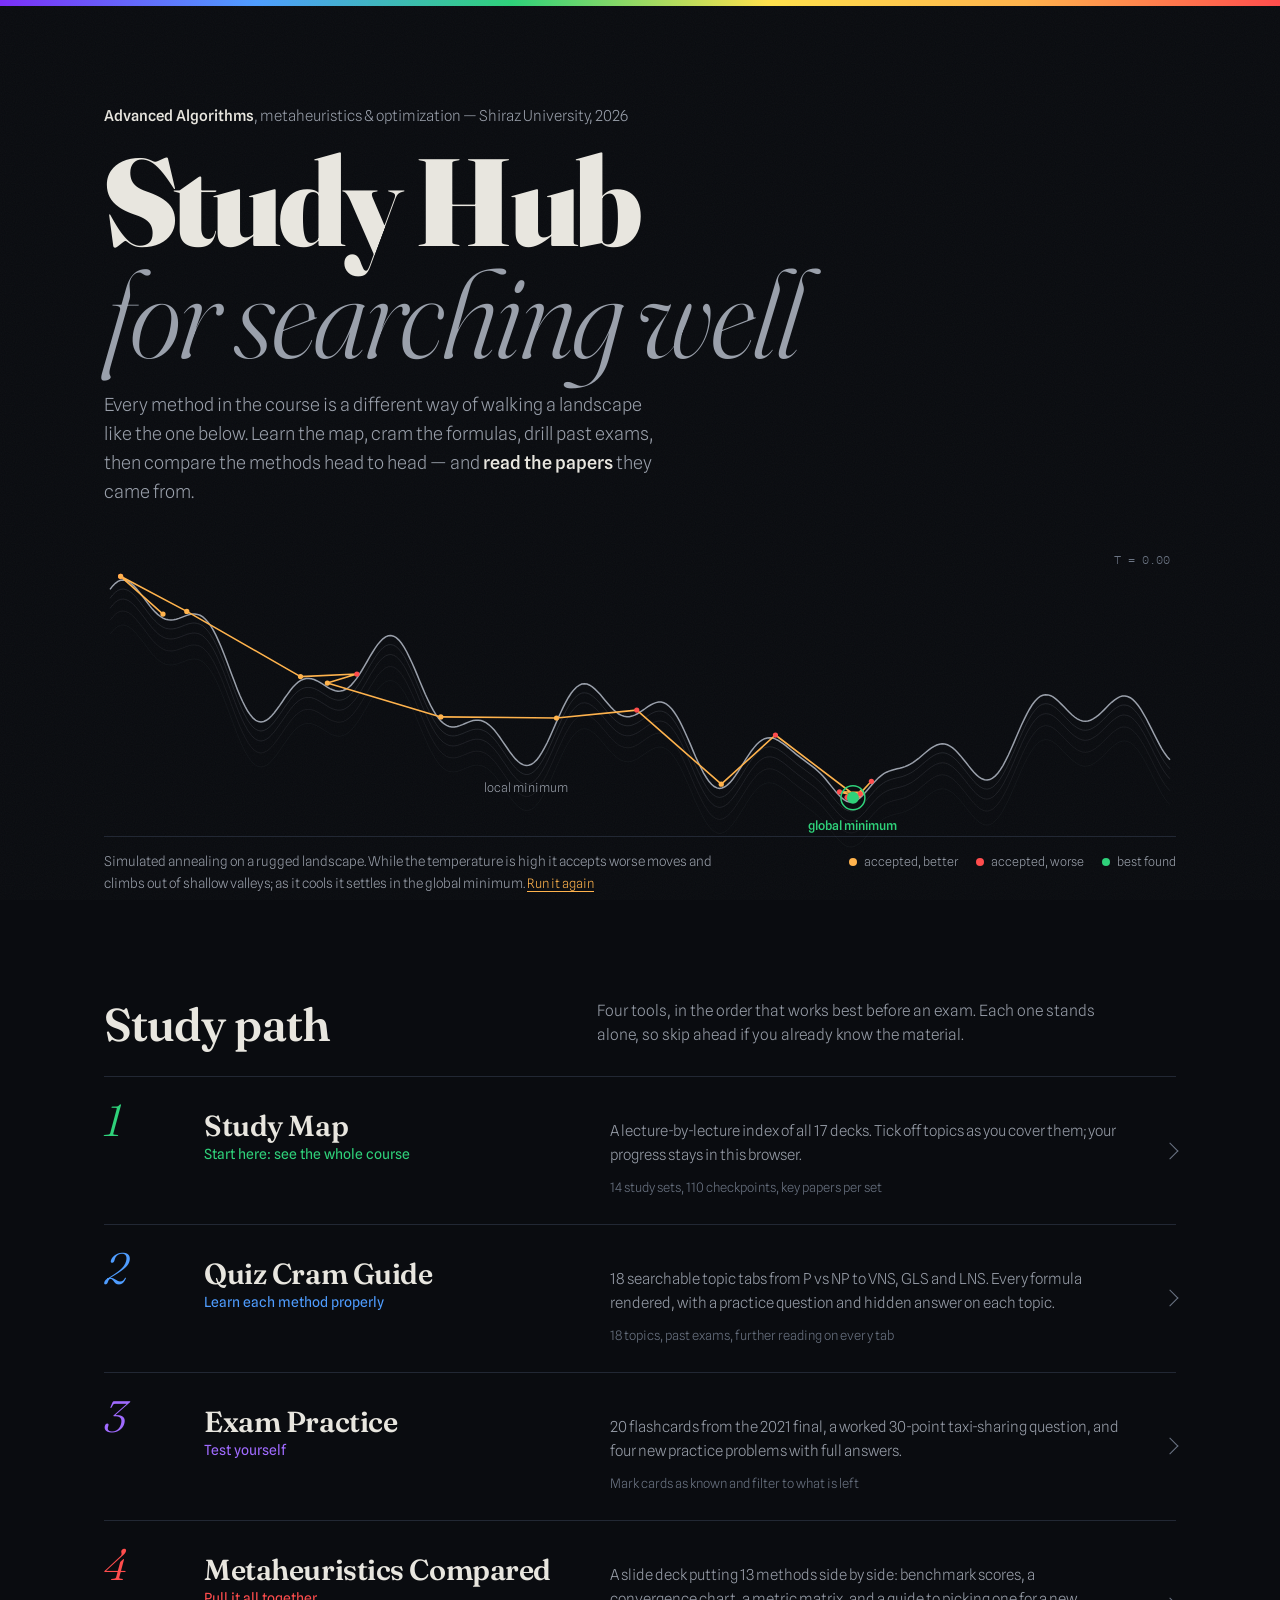
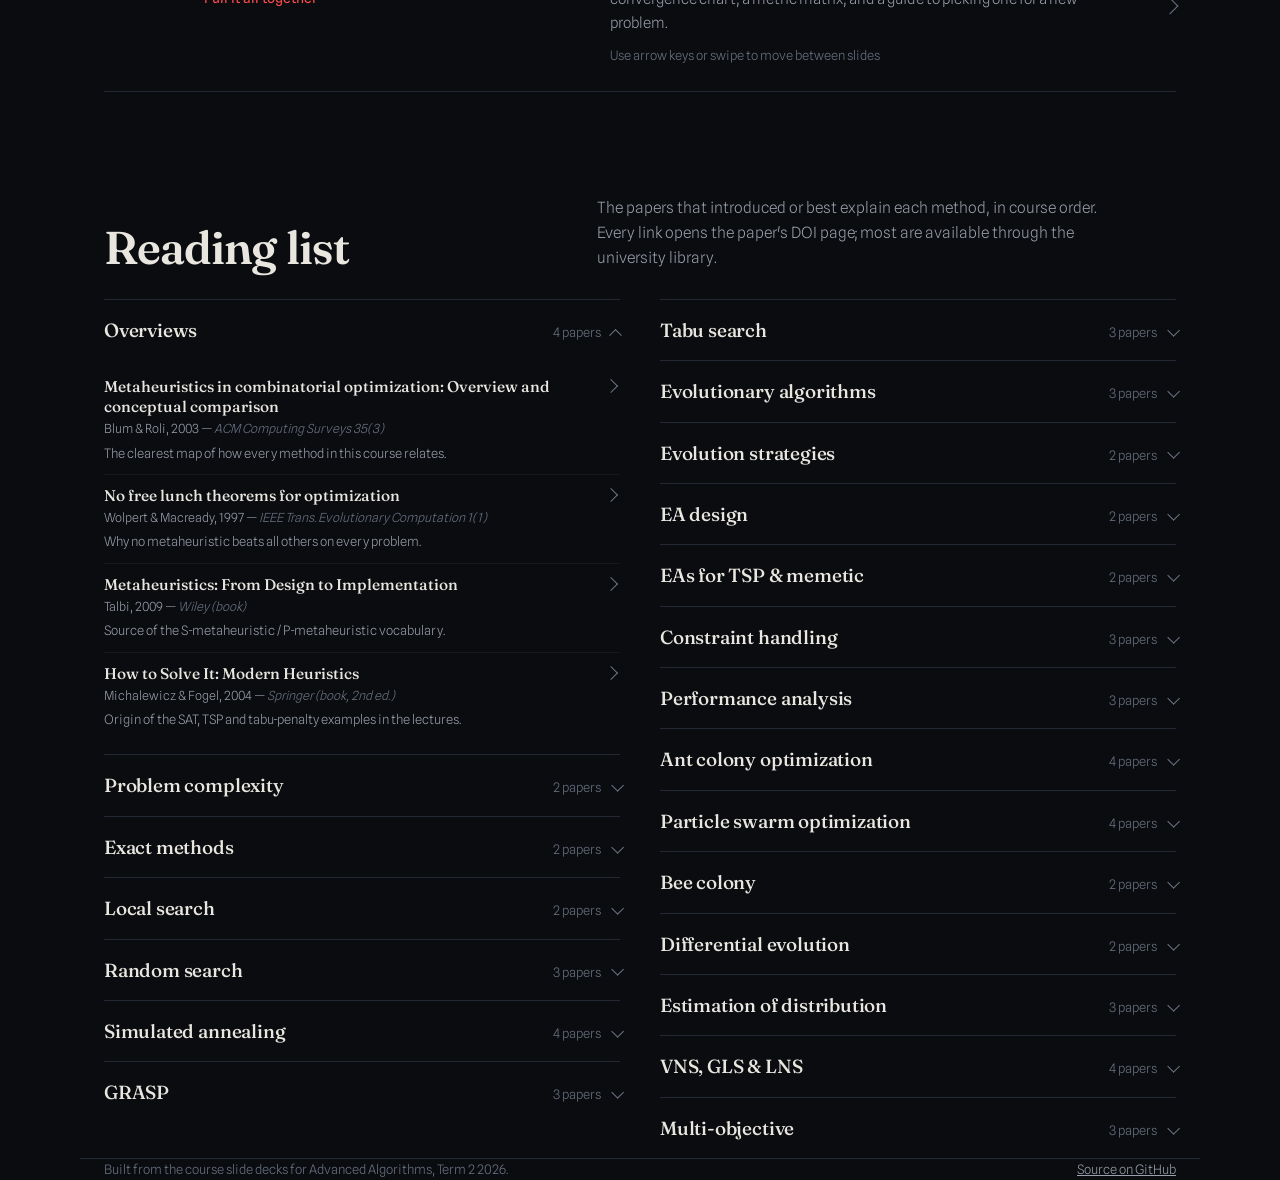
<file: index.html>
<!DOCTYPE html>
<html lang="en">
<head>
<meta charset="UTF-8">
<meta name="viewport" content="width=device-width, initial-scale=1.0, viewport-fit=cover">
<title>Advanced Algorithms — Study Hub</title>
<meta name="description" content="Cram guide, study map, exam practice and a comparison deck for the metaheuristics & optimization course — with links to the papers behind every method.">
<meta name="theme-color" content="#0a0c10">
<link rel="preconnect" href="https://fonts.googleapis.com">
<link rel="preconnect" href="https://fonts.gstatic.com" crossorigin>
<link href="https://fonts.googleapis.com/css2?family=Fraunces:ital,opsz,wght@0,9..144,300;0,9..144,500;0,9..144,600;0,9..144,900;1,9..144,300;1,9..144,500&family=IBM+Plex+Mono:wght@400;500&family=Spline+Sans:wght@300;400;500;600&display=swap" rel="stylesheet">
<style>
  :root{
    --bg:#0a0c10; --panel:#11141b; --panel2:#161a23;
    --ink:#e8e6df; --ink-dim:#9aa0ab; --ink-faint:#6b7483; --line:#222834;
    --R:#ff4d4d; --G:#2fd17a; --B:#4f9dff; --amber:#ffb34d; --violet:#a06bff;
    --display:'Fraunces',serif; --mono:'IBM Plex Mono',monospace; --body:'Spline Sans',sans-serif;
  }
  *{box-sizing:border-box;margin:0;padding:0}
  html{scroll-behavior:smooth;-webkit-text-size-adjust:100%}
  body{background:var(--bg);color:var(--ink);font-family:var(--body);font-weight:300;line-height:1.6;-webkit-font-smoothing:antialiased;overflow-x:hidden;min-height:100vh}
  body::after{content:"";position:fixed;inset:0;pointer-events:none;z-index:1;opacity:.035;
    background-image:url("data:image/svg+xml,%3Csvg xmlns='http://www.w3.org/2000/svg' width='120' height='120'%3E%3Cfilter id='n'%3E%3CfeTurbulence type='fractalNoise' baseFrequency='.9' numOctaves='2'/%3E%3C/filter%3E%3Crect width='100%25' height='100%25' filter='url(%23n)'/%3E%3C/svg%3E");}
  .spectrum{height:6px;width:100%;background:linear-gradient(90deg,#7b2ff7,#4f9dff,#2fd17a,#ffe14d,#ffb34d,#ff4d4d);position:fixed;top:0;left:0;z-index:50}
  .wrap{position:relative;z-index:2;max-width:1120px;margin:0 auto;padding:0 var(--gutter,24px)}

  /* ---------- hero ---------- */
  .hero{position:relative;z-index:2;padding:clamp(56px,10vw,104px) 0 0}
  .course{font-size:15px;color:var(--ink-dim)}
  .course b{color:var(--ink);font-weight:500}
  h1{font-family:var(--display);font-weight:900;font-size:clamp(48px,10.5vw,124px);line-height:.9;letter-spacing:-.035em;margin:18px 0 0;
    font-variation-settings:"opsz" 144}
  h1 span{display:block;font-weight:300;font-style:italic;letter-spacing:-.02em;color:var(--ink-dim)}
  .lede{max-width:560px;color:var(--ink-dim);font-size:clamp(16px,1.6vw,18px);margin-top:22px}
  .lede b{color:var(--ink);font-weight:500}

  /* the fitness landscape */
  .landscape{position:relative;margin-top:clamp(24px,4vw,40px)}
  .landscape svg{display:block;width:100%;height:clamp(170px,26vw,290px);overflow:visible}
  .landscape .strata path{fill:none;stroke-width:1}
  .landscape .surface{fill:none;stroke:var(--ink-dim);stroke-width:1.5}
  .landscape .walk{fill:none;stroke:var(--amber);stroke-width:1.6;stroke-linejoin:round;stroke-linecap:round}
  .landscape .step{fill:var(--amber)}
  .landscape .step.worse{fill:var(--R)}
  .landscape .best{fill:var(--G)}
  .landscape .ring{fill:none;stroke:var(--G);stroke-width:1.5}
  .landscape text{font-family:var(--body);font-size:12.5px;fill:var(--ink-dim)}
  .landscape text.gl{fill:var(--G);font-weight:500}
  .landscape .temp{font-family:var(--mono);font-size:12px;fill:var(--ink-faint)}
  .caption{display:flex;flex-wrap:wrap;gap:6px 22px;align-items:baseline;justify-content:space-between;
    padding:14px 0 0;border-top:1px solid var(--line);font-size:13.5px;color:var(--ink-dim)}
  .caption p{max-width:620px}
  .key{display:flex;gap:18px;flex-wrap:wrap;font-size:12.5px}
  .key span{display:inline-flex;align-items:center;gap:7px}
  .key i{width:8px;height:8px;border-radius:50%;display:inline-block}
  .replay{all:unset;cursor:pointer;font-size:13px;color:var(--amber);text-decoration:underline;text-underline-offset:3px;text-decoration-thickness:1px}
  .replay:focus-visible{outline:2px solid var(--amber);outline-offset:3px;border-radius:4px}

  /* ---------- sections ---------- */
  section.block{position:relative;z-index:2;padding:clamp(64px,9vw,104px) 0 0}
  .s-head{display:grid;grid-template-columns:minmax(0,1fr) minmax(0,1.3fr);gap:12px 48px;align-items:end;margin-bottom:28px}
  .s-head h2{font-family:var(--display);font-weight:600;font-size:clamp(30px,4.4vw,46px);line-height:1;letter-spacing:-.02em}
  .s-head p{color:var(--ink-dim);font-size:15.5px;max-width:520px}

  /* study path — a real sequence, so it is numbered */
  .path{list-style:none;border-top:1px solid var(--line)}
  .path li{border-bottom:1px solid var(--line)}
  .path a{display:grid;grid-template-columns:72px minmax(0,1fr) minmax(0,1.35fr) 28px;gap:8px 28px;align-items:baseline;
    padding:26px 0;text-decoration:none;color:inherit;position:relative}
  .path a::before{content:"";position:absolute;left:0;top:-1px;height:2px;width:0;background:var(--accent);transition:width .45s cubic-bezier(.2,.7,.2,1)}
  .path a:hover::before,.path a:focus-visible::before{width:100%}
  .path .n{font-family:var(--display);font-weight:300;font-style:italic;font-size:44px;line-height:.8;color:var(--accent)}
  .path h3{font-family:var(--display);font-weight:600;font-size:clamp(23px,2.5vw,29px);line-height:1.08;letter-spacing:-.015em}
  .path .when{display:block;font-family:var(--body);font-size:14px;font-weight:400;color:var(--accent);letter-spacing:0;margin-top:6px}
  .path p{font-size:15px;color:var(--ink-dim)}
  .path .facts{display:block;margin-top:10px;font-size:13px;color:var(--ink-faint)}
  .path .arrow{align-self:center;justify-self:end;width:12px;height:12px;border-top:1.5px solid var(--ink-faint);border-right:1.5px solid var(--ink-faint);transform:rotate(45deg);transition:.25s}
  .path a:hover .arrow{border-color:var(--accent);transform:translateX(4px) rotate(45deg)}
  .path a:hover h3{color:var(--accent)}

  /* reading list */
  .topics{columns:2;column-gap:40px}
  .topic{break-inside:avoid;border-top:1px solid var(--line);margin:0}
  .topic summary{list-style:none;cursor:pointer;display:flex;align-items:baseline;justify-content:space-between;gap:12px;padding:15px 0;user-select:none}
  .topic summary::-webkit-details-marker{display:none}
  .topic summary h3{font-family:var(--display);font-weight:500;font-size:19px;letter-spacing:-.01em;transition:color .2s}
  .topic summary .c{font-size:13px;color:var(--ink-faint);white-space:nowrap;display:flex;align-items:center;gap:10px}
  .topic summary .c::after{content:"";width:8px;height:8px;border-right:1.5px solid currentColor;border-bottom:1.5px solid currentColor;transform:rotate(45deg) translateY(-3px);transition:transform .25s}
  .topic[open] summary .c::after{transform:rotate(225deg) translate(-2px,-2px)}
  .topic summary:hover h3{color:var(--amber)}
  .topic ol.papers{padding:0 0 14px}
  .topic ol.papers li{border-top-color:rgba(255,255,255,.05)}
  .topic{--accent:var(--amber)}

  footer{position:relative;z-index:2;margin-top:clamp(72px,10vw,120px);padding:26px 0 56px;border-top:1px solid var(--line);
    display:flex;flex-wrap:wrap;justify-content:space-between;gap:10px;font-size:13px;color:var(--ink-faint)}
  footer a{color:var(--ink-dim)}

  @media (max-width:860px){
    .s-head{grid-template-columns:1fr}
    .path a{grid-template-columns:48px minmax(0,1fr) 20px;padding:22px 0}
    .path .n{font-size:34px;grid-row:span 2}
    .path p{grid-column:2}
    .path .arrow{grid-column:3;grid-row:1}
    .topics{columns:1}
  }
  @media (max-width:520px){
    .landscape .lbl-local{display:none}
    .caption .key{display:none}
  }
</style>
<link rel="stylesheet" href="shared.css">
</head>
<body>
<div class="spectrum"></div>

<header class="hero">
  <div class="wrap">
    <p class="course"><b>Advanced Algorithms</b>, metaheuristics &amp; optimization — Shiraz University, 2026</p>
    <h1>Study Hub<span>for searching well</span></h1>
    <p class="lede">Every method in the course is a different way of walking a landscape like the one below. Learn the map, cram the formulas, drill past exams, then compare the methods head to head — and <b>read the papers</b> they came from.</p>
  </div>

  <div class="wrap">
    <figure class="landscape" aria-labelledby="land-cap">
      <svg id="land" role="img" aria-label="A rugged one-dimensional fitness landscape with several valleys. A simulated annealing walk starts on the left, accepts some uphill moves while hot, and settles in the deepest valley."></svg>
      <figcaption class="caption" id="land-cap">
        <p>Simulated annealing on a rugged landscape. While the temperature is high it accepts worse moves and climbs out of shallow valleys; as it cools it settles in the global minimum. <button class="replay" id="replay" type="button">Run it again</button></p>
        <span class="key"><span><i style="background:var(--amber)"></i>accepted, better</span><span><i style="background:var(--R)"></i>accepted, worse</span><span><i style="background:var(--G)"></i>best found</span></span>
      </figcaption>
    </figure>
  </div>
</header>

<main>
  <section class="block" aria-labelledby="path-h">
    <div class="wrap">
      <div class="s-head">
        <h2 id="path-h">Study path</h2>
        <p>Four tools, in the order that works best before an exam. Each one stands alone, so skip ahead if you already know the material.</p>
      </div>
      <ol class="path">
        <li><a href="study-guide.html" style="--accent:var(--G)">
          <span class="n">1</span>
          <h3>Study Map<span class="when">Start here: see the whole course</span></h3>
          <p>A lecture-by-lecture index of all 17 decks. Tick off topics as you cover them; your progress stays in this browser.<span class="facts">14 study sets, 110 checkpoints, key papers per set</span></p>
          <span class="arrow" aria-hidden="true"></span>
        </a></li>
        <li><a href="quiz-cram-guide.html" style="--accent:var(--B)">
          <span class="n">2</span>
          <h3>Quiz Cram Guide<span class="when">Learn each method properly</span></h3>
          <p>18 searchable topic tabs from P vs NP to VNS, GLS and LNS. Every formula rendered, with a practice question and hidden answer on each topic.<span class="facts">18 topics, past exams, further reading on every tab</span></p>
          <span class="arrow" aria-hidden="true"></span>
        </a></li>
        <li><a href="exam-practice.html" style="--accent:var(--violet)">
          <span class="n">3</span>
          <h3>Exam Practice<span class="when">Test yourself</span></h3>
          <p>20 flashcards from the 2021 final, a worked 30-point taxi-sharing question, and four new practice problems with full answers.<span class="facts">Mark cards as known and filter to what is left</span></p>
          <span class="arrow" aria-hidden="true"></span>
        </a></li>
        <li><a href="metaheuristic_comparison_1.html" style="--accent:var(--R)">
          <span class="n">4</span>
          <h3>Metaheuristics Compared<span class="when">Pull it all together</span></h3>
          <p>A slide deck putting 13 methods side by side: benchmark scores, a convergence chart, a metric matrix, and a guide to picking one for a new problem.<span class="facts">Use arrow keys or swipe to move between slides</span></p>
          <span class="arrow" aria-hidden="true"></span>
        </a></li>
      </ol>
    </div>
  </section>

  <section class="block" aria-labelledby="read-h">
    <div class="wrap">
      <div class="s-head">
        <h2 id="read-h">Reading list</h2>
        <p>The papers that introduced or best explain each method, in course order. Every link opens the paper's DOI page; most are available through the university library.</p>
      </div>
      <div class="topics" id="topics"></div>
    </div>
  </section>
</main>

<footer class="wrap">
  <span>Built from the course slide decks for Advanced Algorithms, Term 2 2026.</span>
  <span><a href="https://github.com/ParsaBordbar/metaheuristics-cram-guide">Source on GitHub</a></span>
</footer>

<script src="papers.js"></script>
<script>
/* ---------- reading list ---------- */
(function(){
  const order=["general","complexity","exact","local","random","sa","grasp","tabu","ea","es","eadesign","tsp","constraints","perf","aco","pso","bee","de","eda","vns","moo"];
  document.getElementById("topics").innerHTML=order.map((k,i)=>{
    const t=PAPERS[k], n=t.papers.length;
    return `<details class="topic"${i===0?" open":""}>
      <summary><h3>${t.name}</h3><span class="c">${n} paper${n>1?"s":""}</span></summary>
      ${renderPapers(k)}
    </details>`;
  }).join("");
})();

/* ---------- fitness landscape + simulated annealing walk ---------- */
(function(){
  const svg=document.getElementById("land"), NS="http://www.w3.org/2000/svg";
  const reduce=matchMedia("(prefers-reduced-motion: reduce)").matches;
  const el=(tag,attrs,parent=svg)=>{const e=document.createElementNS(NS,tag);for(const k in attrs)e.setAttribute(k,attrs[k]);parent.appendChild(e);return e;};
  // rugged 1-D function on u in [0,1]; global minimum sits at u = 0.7
  const f=u=>0.55*Math.sin(u*Math.PI*9.2+0.3)*Math.exp(-0.4*u)
           + 0.28*Math.sin(u*Math.PI*23+1.1)
           + 3.2*Math.pow(u-0.7,2)
           - 1.5*Math.exp(-Math.pow((u-0.7)/0.03,2));

  const T0=0.6, COOL=0.955;
  // deterministic SA run (seeded) so the story is the same every visit
  const steps=(function(){
    let s=891; const rnd=()=>((s=(s*16807)%2147483647)/2147483647);
    let u=0.05, fu=f(u), T=T0;
    const out=[{u,fu,worse:false,k:0}];
    for(let k=0;k<110;k++){
      const nu=Math.min(.99,Math.max(.01,u+(rnd()-0.5)*0.35*Math.max(T/T0,0.12)));
      const nf=f(nu), d=nf-fu;
      if(d<0||rnd()<Math.exp(-d/T)){u=nu;fu=nf;out.push({u,fu,worse:d>0,k});}
      T*=COOL;
    }
    // finish with a short greedy descent so the walk lands on the valley floor
    for(let k=0;k<60;k++){const a=f(u-.004),b=f(u+.004);if(Math.min(a,b)>=fu)break;u=a<b?u-.004:u+.004;fu=f(u);out.push({u,fu,worse:false,k:110});}
    return out;
  })();

  let W,H,X,Y,g,temp,shown=0,timer=null;
  function build(){
    W=svg.clientWidth; H=svg.clientHeight;
    svg.setAttribute("viewBox",`0 0 ${W} ${H}`);
    svg.innerHTML="";
    const pad=6, TOP=34, BOT=H-34;
    const us=[];for(let i=0;i<=400;i++)us.push(i/400);
    const ys=us.map(f), lo=Math.min(...ys), hi=Math.max(...ys);
    X=u=>pad+u*(W-2*pad);
    Y=v=>TOP+(1-(v-lo)/(hi-lo))*(BOT-TOP);       // minimisation: low values sit low
    const line=(dy=0)=>us.map((u,i)=>(i?"L":"M")+X(u).toFixed(1)+" "+(Y(ys[i])+dy).toFixed(1)).join("");

    // strata: offset copies of the surface fading downward, like rock layers
    const strata=el("g",{class:"strata"});
    [9,19,31,45].forEach((d,i)=>el("path",{d:line(d),stroke:`rgba(154,160,171,${0.17-i*0.037})`},strata));
    el("path",{d:line(),class:"surface"});

    let gi=0;ys.forEach((v,i)=>{if(v<ys[gi])gi=i});
    let li=0;for(let i=1;i<us.length*0.4;i++)if(ys[i]<ys[li])li=i;
    el("text",{x:X(us[li]),y:Y(ys[li])+26,"text-anchor":"middle",class:"lbl-local"}).textContent="local minimum";
    el("text",{x:X(us[gi]),y:Y(ys[gi])+28,"text-anchor":"middle",class:"gl"}).textContent="global minimum";

    g=el("g",{});
    temp=el("text",{x:W-pad,y:18,"text-anchor":"end",class:"temp"});
    draw(shown);
  }
  function draw(n){
    shown=n; g.innerHTML="";
    if(n<1){temp.textContent="";return;}
    const pts=steps.slice(0,n).map(p=>[X(p.u),Y(p.fu)-4]);
    el("path",{d:pts.map((p,i)=>(i?"L":"M")+p[0].toFixed(1)+" "+p[1].toFixed(1)).join(""),class:"walk"},g);
    steps.slice(0,n).forEach((p,i)=>el("circle",{cx:pts[i][0],cy:pts[i][1],r:i===n-1?5:2.6,class:"step"+(p.worse?" worse":"")},g));
    temp.textContent="T = "+(T0*Math.pow(COOL,steps[n-1].k)).toFixed(2);
    if(n===steps.length){
      const [lx,ly]=pts[n-1];
      el("circle",{cx:lx,cy:ly,r:6,class:"best"},g);
      el("circle",{cx:lx,cy:ly,r:12,class:"ring"},g);
    }
  }
  function play(){
    clearInterval(timer);
    if(reduce){draw(steps.length);return;}
    let n=0;
    timer=setInterval(()=>{draw(++n);if(n>=steps.length)clearInterval(timer);},45);
  }
  build();
  let rt;addEventListener("resize",()=>{clearTimeout(rt);rt=setTimeout(build,120);});
  document.getElementById("replay").onclick=play;
  // start once the landscape is on screen
  const io=new IntersectionObserver(e=>{if(e[0].isIntersecting){play();io.disconnect();}},{threshold:.4});
  io.observe(svg);
})();
</script>
</body>
</html>
</file>
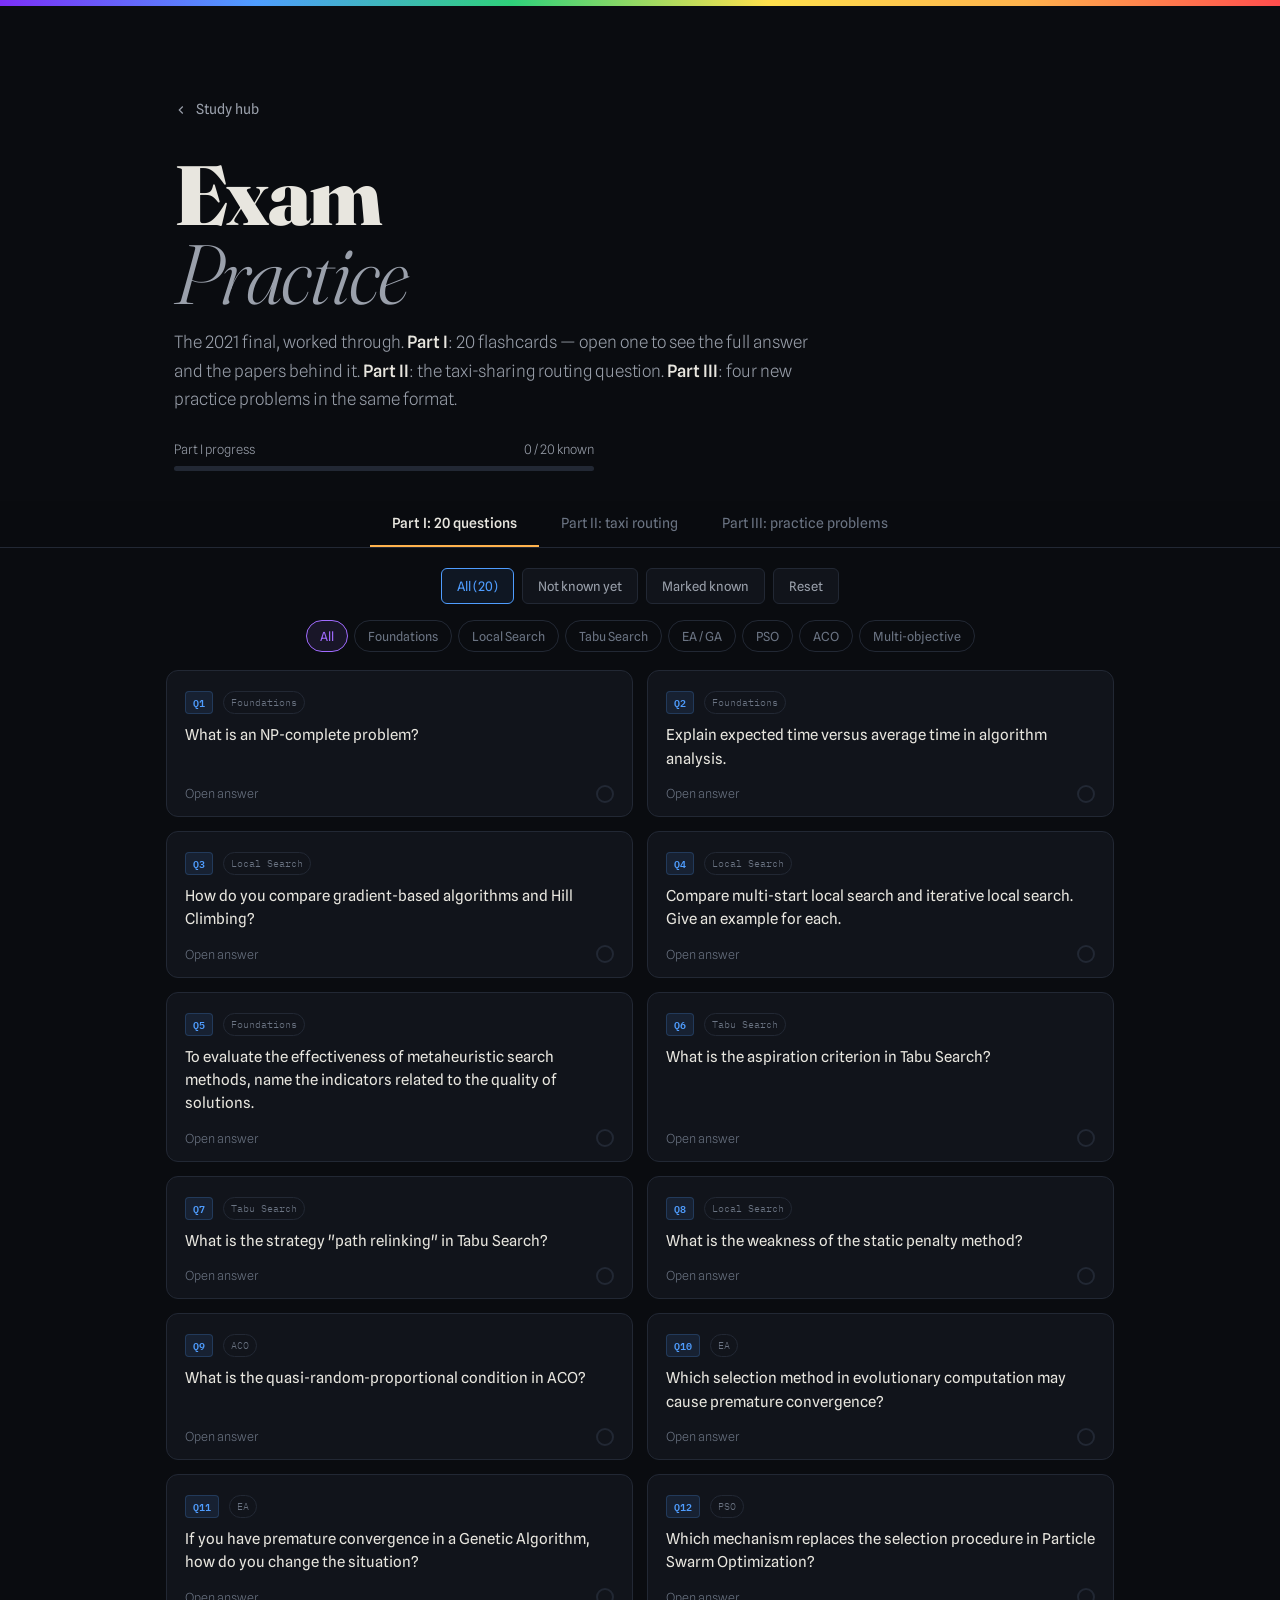
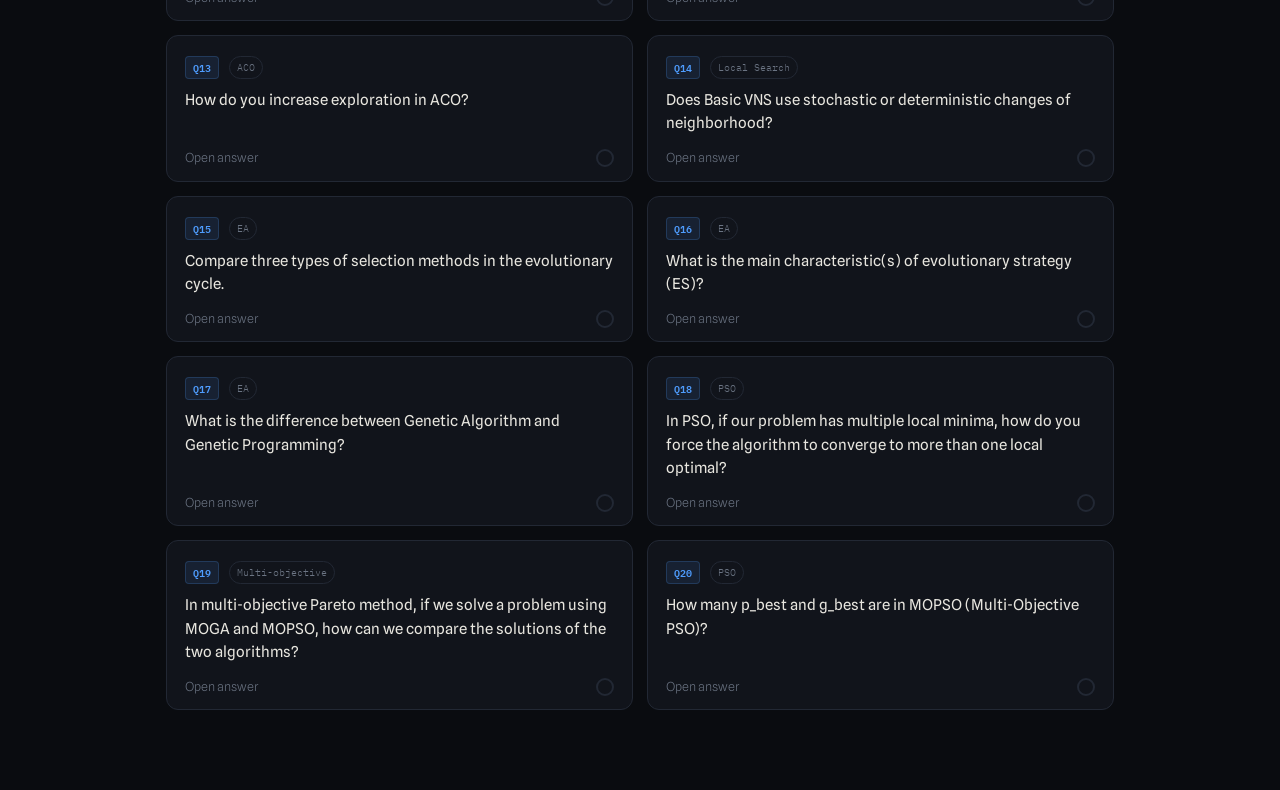
<file: exam-practice.html>
<!DOCTYPE html>
<html lang="en">
<head>
<meta charset="UTF-8">
<meta name="viewport" content="width=device-width, initial-scale=1.0">
<title>Advanced Algorithms — Exam Practice</title>
<link rel="preconnect" href="https://fonts.googleapis.com">
<link rel="preconnect" href="https://fonts.gstatic.com" crossorigin>
<link href="https://fonts.googleapis.com/css2?family=Fraunces:opsz,wght@9..144,300;9..144,500;9..144,600;9..144,900&family=IBM+Plex+Mono:wght@400;500;600&family=Spline+Sans:wght@300;400;500;600&display=swap" rel="stylesheet">
<style>
:root{
  --bg:#0a0c10;--surf:#11141b;--surf2:#161a23;--bdr:#222834;
  --a:#4f9dff;--a2:#a06bff;--a3:#2fd17a;--a4:#ff4d4d;--amber:#ffb34d;
  --t:#e8e6df;--t2:#c4c6c9;--tm:#9aa0ab;--td:#6b7483;
  --ok:#2fd17a;--mono:'IBM Plex Mono',monospace;--sans:'Spline Sans',sans-serif;--display:'Fraunces',serif;
}
*{box-sizing:border-box;margin:0;padding:0;}
body{background:var(--bg);color:var(--t);font-family:var(--sans);font-weight:300;font-size:15px;line-height:1.7;min-height:100vh;-webkit-font-smoothing:antialiased;overflow-x:hidden;}
strong,b{font-weight:500;}
.spectrum{height:6px;width:100%;background:linear-gradient(90deg,#7b2ff7,#4f9dff,#2fd17a,#ffe14d,#ffb34d,#ff4d4d);position:fixed;top:0;left:0;z-index:60}

/* HEADER */
header{padding:92px 0 30px;}
.wrap{max-width:980px;margin:0 auto;padding:0 var(--gutter,24px);}
header h1{font-family:var(--display);font-weight:900;font-size:clamp(42px,8vw,84px);line-height:.94;letter-spacing:-.02em;color:var(--t);margin:0 0 14px;}
header h1 em{font-style:italic;font-weight:300;color:var(--tm);}
header p{color:var(--tm);font-size:17px;max-width:640px;margin:0 0 24px;}
header p strong{color:var(--t);}
.prog-wrap{max-width:420px;}
.prog-meta{display:flex;justify-content:space-between;font-size:13px;color:var(--tm);margin-bottom:6px;}
.prog-bar{height:5px;background:var(--bdr);border-radius:5px;overflow:hidden;}
.prog-fill{height:100%;background:linear-gradient(90deg,var(--a3),var(--a));border-radius:5px;transition:width .4s;width:0%;}

/* NAV TABS */
.nav-tabs{display:flex;justify-content:safe center;border-bottom:1px solid var(--bdr);background:rgba(10,12,16,.86);backdrop-filter:blur(14px);-webkit-backdrop-filter:blur(14px);position:sticky;top:6px;z-index:50;overflow-x:auto;scrollbar-width:none;}
.nav-tabs::-webkit-scrollbar{display:none}
.nav-tab{font-family:var(--sans);font-size:14px;font-weight:400;padding:14px 22px;flex:0 0 auto;border:none;border-bottom:2px solid transparent;background:transparent;color:var(--td);cursor:pointer;transition:all .2s;white-space:nowrap;}
.nav-tab:hover{color:var(--t);}
.nav-tab.active{color:var(--t);border-bottom-color:var(--amber);font-weight:500;}
.section{display:none;}.section.active{display:block;}

/* CONTROLS */
.controls{display:flex;justify-content:center;gap:8px;padding:20px 16px 10px;flex-wrap:wrap;}
.ctrl{font-family:var(--sans);font-size:13px;padding:8px 15px;min-height:36px;border-radius:6px;border:1px solid var(--bdr);background:var(--surf);color:var(--tm);cursor:pointer;transition:all .2s;}
.ctrl:hover,.ctrl.active{border-color:var(--a);color:var(--a);background:rgba(79,157,255,.08);}
.chips{display:flex;justify-content:center;gap:6px;padding:6px 16px 18px;flex-wrap:wrap;}
.chip{font-size:12.5px;font-family:var(--sans);padding:6px 13px;min-height:32px;border-radius:20px;border:1px solid var(--bdr);background:transparent;color:var(--td);cursor:pointer;transition:all .2s;}
.chip:hover{color:var(--tm);border-color:var(--td);}
.chip.active{background:rgba(160,107,255,.1);border-color:var(--a2);color:var(--a2);}

/* CARD GRID — simple non-flip layout */
.grid{max-width:980px;margin:0 auto;padding:0 16px 80px;display:grid;grid-template-columns:repeat(auto-fill,minmax(300px,1fr));gap:14px;}
.card{background:var(--surf);border:1px solid var(--bdr);border-radius:12px;display:flex;flex-direction:column;cursor:pointer;transition:border-color .2s,box-shadow .2s;position:relative;}
.card:hover{border-color:rgba(79,157,255,.45);box-shadow:0 4px 24px rgba(0,0,0,.35);}
.card-top{padding:18px 18px 0;display:flex;align-items:flex-start;gap:10px;}
.qnum{font-family:var(--mono);font-size:10px;font-weight:600;color:var(--a);background:rgba(79,157,255,.1);border:1px solid rgba(79,157,255,.2);border-radius:4px;padding:2px 7px;white-space:nowrap;flex-shrink:0;margin-top:2px;}
.qtopic{font-family:var(--mono);font-size:10px;color:var(--td);border:1px solid var(--bdr);padding:2px 7px;border-radius:20px;margin-top:2px;}
.qtext{padding:10px 18px 0;font-size:15px;font-weight:400;color:var(--t);line-height:1.55;flex:1;}
.card-bot{padding:12px 18px;display:flex;justify-content:space-between;align-items:center;margin-top:auto;}
.hint{font-size:12.5px;color:var(--td);}
.dot{width:18px;height:18px;border-radius:50%;border:2px solid var(--bdr);transition:all .3s;flex-shrink:0;}
.dot.known{border-color:var(--ok);background:rgba(47,209,122,.15);}
.empty{grid-column:1/-1;text-align:center;padding:60px 20px;color:var(--td);}

/* MODAL OVERLAY */
.modal-overlay{display:none;position:fixed;inset:0;background:rgba(0,0,0,.75);z-index:200;align-items:flex-start;justify-content:center;padding:24px 16px;overflow-y:auto;}
.modal-overlay.open{display:flex;}
.modal{background:var(--surf2);border:1px solid rgba(79,157,255,.3);border-radius:16px;width:100%;max-width:680px;margin:auto;box-shadow:0 24px 80px rgba(0,0,0,.6);display:flex;flex-direction:column;}
.modal-head{padding:18px 22px 14px;border-bottom:1px solid var(--bdr);display:flex;align-items:center;justify-content:space-between;gap:12px;position:sticky;top:0;background:var(--surf2);border-radius:16px 16px 0 0;z-index:2;}
.modal-label{font-family:var(--mono);font-size:11px;color:var(--a);}
.modal-actions{display:flex;gap:8px;align-items:center;}
.mbtn{font-size:11px;font-family:var(--mono);padding:4px 12px;border-radius:5px;border:1px solid var(--bdr);background:transparent;color:var(--tm);cursor:pointer;transition:all .2s;}
.mbtn:hover{border-color:var(--a);color:var(--a);}
.mbtn.mk{border-color:rgba(47,209,122,.4);color:var(--ok);}
.mbtn.mk:hover{background:rgba(47,209,122,.1);}
.mbtn.close-btn{border-color:rgba(255,255,255,.1);}
.mbtn.close-btn:hover{border-color:var(--a4);color:var(--a4);}
.modal-q{padding:18px 22px;font-family:var(--display);font-size:20px;font-weight:500;color:var(--t);line-height:1.6;border-bottom:1px solid var(--bdr);}
.modal-body{padding:18px 22px 24px;font-size:13.5px;line-height:1.75;color:var(--t2);overflow-y:visible;}
.modal-body h4{font-family:var(--display);font-size:17px;font-weight:600;color:var(--t);letter-spacing:-.01em;margin:22px 0 8px;}
.modal-body h4:first-child{margin-top:0;}
.modal-body p{margin-bottom:10px;}
.modal-body p:last-child{margin-bottom:0;}
.modal-body strong{color:var(--t);font-weight:600;}
.modal-body em{color:var(--a2);font-style:normal;font-weight:500;}
.modal-body ul,.modal-body ol{margin:8px 0 10px 18px;}
.modal-body li{margin-bottom:5px;}
.modal-body .kw{display:inline;background:rgba(79,157,255,.1);color:var(--a);font-family:var(--mono);font-size:11.5px;padding:1px 7px;border-radius:3px;border:1px solid rgba(79,157,255,.2);}
.modal-body .hb{background:rgba(79,157,255,.06);border-left:3px solid var(--a);border-radius:0 6px 6px 0;padding:10px 14px;margin:10px 0;font-size:13px;}
.modal-body .hb.g{background:rgba(47,209,122,.06);border-left-color:var(--ok);}
.modal-body .hb.p{background:rgba(160,107,255,.06);border-left-color:var(--a2);}
.modal-body table{width:100%;border-collapse:collapse;margin:10px 0;font-size:12.5px;}
.modal-body th{background:rgba(79,157,255,.1);color:var(--a);font-family:var(--mono);font-size:10px;letter-spacing:.06em;text-transform:uppercase;padding:7px 10px;text-align:left;border:1px solid var(--bdr);}
.modal-body td{padding:6px 10px;border:1px solid var(--bdr);vertical-align:top;color:var(--t2);}
.modal-body tr:nth-child(even) td{background:rgba(255,255,255,.02);}
.modal-body .highlight-box{background:rgba(79,157,255,.06);border-left:3px solid var(--a);border-radius:0 6px 6px 0;padding:10px 14px;margin:10px 0;font-size:13px;}
.modal-body .highlight-box.green{background:rgba(47,209,122,.06);border-left-color:var(--ok);}
.modal-body .highlight-box.purple{background:rgba(160,107,255,.06);border-left-color:var(--a2);}
.modal-body .keyword{display:inline;background:rgba(79,157,255,.1);color:var(--a);font-family:var(--mono);font-size:11.5px;padding:1px 7px;border-radius:3px;border:1px solid rgba(79,157,255,.2);}

/* PART 2 */
.p2{max-width:860px;margin:0 auto;padding:28px 16px 80px;}
.pbanner{background:linear-gradient(135deg,rgba(79,157,255,.08),rgba(160,107,255,.08));border:1px solid rgba(79,157,255,.25);border-radius:12px;padding:24px 28px;margin-bottom:28px;}
.pbanner h2{font-family:var(--display);font-size:clamp(22px,3vw,28px);font-weight:600;color:var(--t);letter-spacing:-.01em;margin-bottom:6px;}
.pbanner .pts{font-family:var(--mono);font-size:11px;color:var(--a);margin-bottom:12px;}
.pbanner p{font-size:13.5px;color:var(--tm);line-height:1.75;margin-bottom:8px;}
.pbanner p:last-child{margin-bottom:0;}
.pbanner strong{color:var(--t);}
.rbox{background:var(--surf);border:1px solid var(--bdr);border-radius:10px;padding:18px 22px;margin:14px 0;}
.rbox h4{font-family:var(--display);font-size:18px;font-weight:600;color:var(--a2);margin-bottom:10px;}
.rrow{font-family:var(--mono);font-size:12px;line-height:2.3;display:flex;flex-direction:column;gap:0;}
.rrow .r1{color:var(--a);}.rrow .r2{color:var(--a2);}.rrow .r3{color:var(--a3);}
.rbox p{color:var(--tm);font-size:12px;margin-top:10px;}
.subs{display:flex;flex-direction:column;gap:14px;margin-top:20px;}
.acc{background:var(--surf);border:1px solid var(--bdr);border-radius:12px;overflow:hidden;transition:border-color .2s;}
.acc:hover{border-color:rgba(79,157,255,.3);}
.acc.open{border-color:rgba(79,157,255,.4);}
.acc-hd{display:flex;align-items:flex-start;gap:14px;padding:18px 22px;cursor:pointer;user-select:none;}
.abadge{font-family:var(--mono);font-size:10px;font-weight:600;padding:4px 10px;border-radius:4px;white-space:nowrap;flex-shrink:0;margin-top:2px;}
.abadge.a{background:rgba(79,157,255,.12);color:var(--a);border:1px solid rgba(79,157,255,.25);}
.abadge.b{background:rgba(160,107,255,.12);color:var(--a2);border:1px solid rgba(160,107,255,.25);}
.abadge.c{background:rgba(47,209,122,.12);color:var(--a3);border:1px solid rgba(47,209,122,.25);}
.atitle{font-size:14px;font-weight:500;color:var(--t);flex:1;line-height:1.5;}
.aarrow{color:var(--td);transition:transform .3s;font-size:11px;flex-shrink:0;margin-top:4px;}
.acc.open .aarrow{transform:rotate(180deg);}
.acc-body{display:none;padding:0 22px 22px;border-top:1px solid var(--bdr);}
.acc.open .acc-body{display:block;}
.ans{padding-top:18px;}
.ans h4{font-family:var(--display);font-size:17px;font-weight:600;color:var(--t);letter-spacing:-.01em;margin:22px 0 8px;}
.ans h4:first-child{margin-top:0;}
.ans p{font-size:13.5px;line-height:1.75;color:var(--t2);margin-bottom:9px;}
.ans p:last-child{margin-bottom:0;}
.ans strong{color:var(--t);}
.ans em{color:var(--a2);font-style:normal;}
.ans ul,.ans ol{margin:7px 0 11px 18px;}
.ans li{font-size:13.5px;line-height:1.7;color:var(--t2);margin-bottom:5px;}
.ans .kw{display:inline;background:rgba(79,157,255,.1);color:var(--a);font-family:var(--mono);font-size:11.5px;padding:1px 7px;border-radius:3px;border:1px solid rgba(79,157,255,.2);}
.ans .hb{background:rgba(79,157,255,.06);border-left:3px solid var(--a);border-radius:0 6px 6px 0;padding:11px 15px;margin:11px 0;font-size:13px;color:var(--t2);}
.ans .hb.g{background:rgba(47,209,122,.06);border-left-color:var(--a3);}
.ans .hb.p{background:rgba(160,107,255,.06);border-left-color:var(--a2);}
.ans table{width:100%;border-collapse:collapse;margin:11px 0;font-size:12.5px;}
.ans th{background:rgba(79,157,255,.1);color:var(--a);font-family:var(--mono);font-size:10px;letter-spacing:.06em;text-transform:uppercase;padding:7px 10px;text-align:left;border:1px solid var(--bdr);}
.ans td{padding:7px 10px;border:1px solid var(--bdr);vertical-align:top;color:var(--t2);}
.ans tr:nth-child(even) td{background:rgba(255,255,255,.02);}
.cbox{font-family:var(--mono);font-size:12px;background:var(--surf2);border:1px solid var(--bdr);border-radius:7px;padding:14px 18px;margin:10px 0;line-height:1.9;color:var(--a3);overflow-x:auto;}
.cbox .lbl{color:var(--tm);font-size:10px;display:block;margin-bottom:3px;}
.slist{counter-reset:s;list-style:none;margin:7px 0 11px 0;}
.slist li{counter-increment:s;padding:9px 14px 9px 40px;position:relative;margin-bottom:7px;background:var(--surf2);border-radius:7px;font-size:13px;color:var(--t2);line-height:1.6;}
.slist li::before{content:counter(s);position:absolute;left:11px;top:50%;transform:translateY(-50%);font-family:var(--mono);font-size:10px;font-weight:600;color:var(--a);background:rgba(79,157,255,.12);border:1px solid rgba(79,157,255,.2);width:20px;height:20px;border-radius:50%;display:flex;align-items:center;justify-content:center;}
.refgrid{display:grid;grid-template-columns:repeat(auto-fill,minmax(240px,1fr));gap:11px;margin-top:14px;}
.refc{background:var(--surf);border:1px solid var(--bdr);border-radius:10px;padding:16px 18px;}
.refc .rtag{font-family:var(--mono);font-size:10px;text-transform:uppercase;margin-bottom:7px;}
.refc .rtitle{font-size:13.5px;font-weight:600;color:var(--t);margin-bottom:5px;}
.refc .rdesc{font-size:12.5px;color:var(--tm);}
@media(max-width:640px){
  .grid{grid-template-columns:1fr;}
  .nav-tab{font-size:13.5px;}
  .pbanner{padding:18px;}
  .acc-hd{padding:14px 16px;flex-wrap:wrap;}
  .acc-body{padding:0 16px 18px;}
  .modal-overlay{padding:0;}
  .modal{margin:auto 0 0;border-radius:18px 18px 0 0;min-height:92vh;border-left:none;border-right:none;border-bottom:none;}
  .modal-head{border-radius:18px 18px 0 0;padding:14px 16px;}
  .modal-q{padding:14px 16px;font-size:18px;}
  .modal-body{padding:16px 16px 40px;}
  .mbtn{padding:8px 12px;font-size:12.5px;}
  .p2{padding:20px var(--gutter,16px) 60px;}
  .rbox{padding:16px;}
  .rrow{font-size:11.5px;line-height:1.9;overflow-x:auto;}
  .rrow div{white-space:nowrap;}
  .modal-body table,.ans table{display:block;overflow-x:auto;}
  .nav-tabs{justify-content:flex-start;}
  .nav-tab{padding:13px 16px;}
  .chips{flex-wrap:nowrap;overflow-x:auto;justify-content:flex-start;scrollbar-width:none;padding-left:16px;padding-right:16px;}
  .chip{flex:0 0 auto;}
}
.modal-body .papers-h{margin-top:26px;padding-top:16px;border-top:1px solid var(--bdr);}
.modal-body ol.papers,.p2 ol.papers{margin:0;}
.modal-body ol.papers li,.p2 ol.papers li{margin:0;}
.reading-box{margin-top:36px;}
.reading-box h3{font-family:var(--display);font-size:22px;font-weight:600;margin-bottom:4px;}
.reading-box > p{color:var(--tm);font-size:14px;margin-bottom:6px;}
</style>
<link rel="stylesheet" href="shared.css">
</head>
<body class="exam">
<div class="spectrum"></div>
<header>
  <div class="wrap">
    <a class="back" href="index.html"><svg width="14" height="14" viewBox="0 0 24 24" fill="none" stroke="currentColor" stroke-width="2" aria-hidden="true"><path d="M15 18l-6-6 6-6"/></svg>Study hub</a>
    <h1>Exam<br><em>Practice</em></h1>
    <p>The 2021 final, worked through. <strong>Part I</strong>: 20 flashcards — open one to see the full answer and the papers behind it. <strong>Part II</strong>: the taxi-sharing routing question. <strong>Part III</strong>: four new practice problems in the same format.</p>
    <div class="prog-wrap">
      <div class="prog-meta"><span>Part I progress</span><span id="pt">0 / 20 known</span></div>
      <div class="prog-bar"><div class="prog-fill" id="pf"></div></div>
    </div>
  </div>
</header>

<div class="nav-tabs">
  <button class="nav-tab active" onclick="tab('p1',this)">Part I: 20 questions</button>
  <button class="nav-tab" onclick="tab('p2',this)">Part II: taxi routing</button>
  <button class="nav-tab" onclick="tab('p3',this)">Part III: practice problems</button>
</div>

<!-- PART I -->
<div class="section active" id="p1">
  <div class="controls">
    <button class="ctrl active" id="ba" onclick="mode('all')">All (20)</button>
    <button class="ctrl" id="bu" onclick="mode('unknown')">Not known yet</button>
    <button class="ctrl" id="bk" onclick="mode('known')">Marked known</button>
    <button class="ctrl" onclick="resetAll()">Reset</button>
  </div>
  <div class="chips">
    <button class="chip active" onclick="topic('all',this)">All</button>
    <button class="chip" onclick="topic('Foundations',this)">Foundations</button>
    <button class="chip" onclick="topic('Local Search',this)">Local Search</button>
    <button class="chip" onclick="topic('Tabu Search',this)">Tabu Search</button>
    <button class="chip" onclick="topic('EA',this)">EA / GA</button>
    <button class="chip" onclick="topic('PSO',this)">PSO</button>
    <button class="chip" onclick="topic('ACO',this)">ACO</button>
    <button class="chip" onclick="topic('Multi-objective',this)">Multi-objective</button>
  </div>
  <div class="grid" id="grid"></div>
</div>

<!-- MODAL -->
<div class="modal-overlay" id="overlay" onclick="closeModal(event)">
  <div class="modal" id="modal">
    <div class="modal-head">
      <span class="modal-label" id="mlabel"></span>
      <div class="modal-actions">
        <button class="mbtn mk" id="mkbtn" onclick="markKnown()"></button>
        <button class="mbtn close-btn" onclick="closeModalDirect()">✕ Close</button>
      </div>
    </div>
    <div class="modal-q" id="mq"></div>
    <div class="modal-body" id="mb"></div>
  </div>
</div>

<!-- PART II -->
<div class="section" id="p2">
  <div class="p2">
    <div class="pbanner">
      <h2>Part II — Snap Taxi Sharing Optimization</h2>
      <div class="pts">30 points · 3 sub-questions × 10 points each</div>
      <p><strong>Context:</strong> To reduce urban traffic congestion, the Snap taxi company has designed a shared taxi system. Taxis accept passengers willing to pay less in exchange for sharing rides. The company wants to <strong>maximize revenue</strong> while <strong>minimizing the number of taxis</strong> in use.</p>
      <p><strong>City model:</strong> All city points are known in advance along with each passenger's travel time. Each point is accessible 24/7 and a taxi can reach any point from any other.</p>
      <p><strong>Trigger mechanism:</strong> Every minute, all passenger requests are collected. One taxi is assigned to handle them. Goal: serve all requests with one taxi while minimizing total travel distance and maximizing total revenue per route.</p>
      <p><strong>Assignment rule:</strong> If 2 or 5 requests arrive, one taxi is assigned. Two objectives are evaluated per taxi per route: <em>total distance per person</em> and <em>total money collected per route</em>.</p>
    </div>
    <div class="rbox">
      <h4>Given Route Structures (from exam)</h4>
      <div class="rrow">
        <div class="r1">stop +2 ————————— stop -2 ————— stop ...&nbsp;&nbsp; → Taxi (1) — group A only</div>
        <div class="r2">stop +5 ————————— stop -5 ————— stop ...&nbsp;&nbsp; → Taxi (2) — group B only</div>
        <div class="r3">stop +2 —— stop +5 —— stop -2 —— stop -5 —— stop ... → Shared Taxi (Route 3)</div>
      </div>
      <p>+N = pickup for N passengers &nbsp;|&nbsp; -N = drop-off for N passengers &nbsp;|&nbsp; Route 3 interleaves both groups in one trip</p>
    </div>
    <div class="subs">

      <div class="acc" id="acca">
        <div class="acc-hd" onclick="acc('acca')">
          <span class="abadge a">Part (a) — 10 pts</span>
          <span class="atitle">Using a suitable global metaheuristic, model this problem — explain the chromosome representation and fitness function</span>
          <span class="aarrow">▼</span>
        </div>
        <div class="acc-body">
          <div class="ans">
            <h4>Chosen Algorithm: Genetic Algorithm (GA)</h4>
            <p>GA is the best fit because this is fundamentally a <strong>combinatorial route sequencing problem</strong> — finding the optimal order to visit pickup and drop-off stops. GA's permutation chromosome naturally encodes this ordering, and its operators (OX crossover, swap mutation) are well-suited to explore valid route orderings without needing gradient information.</p>
            <h4>Problem Variables</h4>
            <ul>
              <li><strong>Group A:</strong> 2 passengers — 1 pickup stop (+2) and 1 drop-off stop (-2)</li>
              <li><strong>Group B:</strong> 5 passengers — 1 pickup stop (+5) and 1 drop-off stop (-5)</li>
            </ul>
            <p><strong>Hard constraint:</strong> For every group i, pickup (+i) must be visited <em>before</em> drop-off (-i). Passengers cannot be dropped off before being picked up.</p>
            <h4>Chromosome Representation — Permutation Encoding</h4>
            <p>Each chromosome is an ordered sequence of stop IDs. Length = 2 × number of groups = 4 genes total.</p>
            <div class="cbox">
              <span class="lbl">// Valid chromosome examples:</span>
              [ +2,  +5,  -2,  -5 ]  ← pickup both first, then drop both
              [ +2,  -2,  +5,  -5 ]  ← complete group A, then group B
              [ +5,  +2,  -5,  -2 ]  ← pickup B first, then A, drop B, then A
              <span class="lbl" style="margin-top:10px;">// INVALID (violates precedence):</span>
              [ -2,  +2,  +5,  -5 ]  ← group A dropped before picked up!
            </div>
            <p>Validity rule: <span class="kw">index(+i) &lt; index(-i)</span> must hold for all i.</p>
            <h4>Fitness Function — Bi-objective</h4>
            <div class="cbox">
              <span class="lbl">// Minimize total route distance:</span>
              f₁(x) = Σ dist(stop_k → stop_{k+1})  for all consecutive stops

              <span class="lbl" style="margin-top:10px;">// Maximize total revenue per route:</span>
              f₂(x) = Σ fare_i  for all passengers served

              <span class="lbl" style="margin-top:10px;">// Option A — weighted sum:</span>
              Fitness = w₁ × (1/f₁) + w₂ × f₂

              <span class="lbl" style="margin-top:10px;">// Option B — Pareto-based (NSGA-II):</span>
              Rank by Pareto dominance + crowding distance → full trade-off front
            </div>
            <h4>Genetic Operators</h4>
            <table>
              <tr><th>Operator</th><th>Choice</th><th>Why</th></tr>
              <tr><td>Crossover</td><td><strong>Order Crossover (OX)</strong> or PMX</td><td>Standard 1-pt crossover destroys permutation validity. OX preserves relative stop ordering.</td></tr>
              <tr><td>Mutation</td><td><strong>Swap</strong> or <strong>Inversion</strong></td><td>Both maintain permutation integrity. Apply precedence repair if violated after mutation.</td></tr>
              <tr><td>Selection</td><td><strong>Tournament (k=2–3)</strong></td><td>Controlled pressure. Avoids premature convergence from roulette-wheel dominance.</td></tr>
              <tr><td>Constraints</td><td><strong>Repair or penalty</strong></td><td>After crossover/mutation: swap violating genes to fix order, or add large penalty to fitness.</td></tr>
            </table>
          </div>
        </div>
      </div>

      <div class="acc" id="accb">
        <div class="acc-hd" onclick="acc('accb')">
          <span class="abadge b">Part (b) — 10 pts</span>
          <span class="atitle">Suggest the method proposed in this paper — what does it propose and why is it better?</span>
          <span class="aarrow">▼</span>
        </div>
        <div class="acc-body">
          <div class="ans">
            <h4>The Proposed Method: Collaborative Shared Routing (Route 3)</h4>
            <p>The paper proposes replacing the two-taxi independent approach with a <strong>single shared taxi that intelligently interleaves pickups and drop-offs from both request groups</strong> in one optimized trip.</p>
            <p>Instead of two independent routes (Taxi 1 for group A, Taxi 2 for group B), one taxi follows: <span class="kw">+2 → +5 → -2 → -5</span> or another optimal interleaving — serving all 7 passengers in one trip.</p>
            <h4>Route Comparison</h4>
            <table>
              <tr><th>Approach</th><th>Taxis</th><th>Revenue/taxi</th><th>Congestion impact</th></tr>
              <tr><td>Routes 1+2 (independent)</td><td>2 taxis</td><td>Lower — fewer passengers per taxi</td><td>Two taxis on road</td></tr>
              <tr><td>Route 3 (shared)</td><td>1 taxi</td><td>Higher — all 7 passengers in one route</td><td>One taxi reduces traffic</td></tr>
            </table>
            <div class="hb p"><strong>Key insight:</strong> By merging both groups, the company achieves <em>both</em> objectives simultaneously — fewer taxis (reduces congestion) and higher per-route revenue (fixed costs shared across more passengers). The two objectives reinforce each other rather than conflicting.</div>
            <h4>Why a Metaheuristic Is Needed</h4>
            <p>The metaheuristic finds the <strong>optimal interleaving sequence</strong> for the shared route. The naive sequence may not be the shortest — depending on the geographic positions of stops, other orderings may produce significantly less total distance traveled. Since the number of valid orderings grows factorially with passengers, exact methods are intractable at scale.</p>
          </div>
        </div>
      </div>

      <div class="acc" id="accc">
        <div class="acc-hd" onclick="acc('accc')">
          <span class="abadge c">Part (c) — 10 pts</span>
          <span class="atitle">Analyze this method before implementation — compare the two approaches and discuss which is better</span>
          <span class="aarrow">▼</span>
        </div>
        <div class="acc-body">
          <div class="ans">
            <h4>Pre-Implementation Analysis: 5 Dimensions</h4>
            <h4>1. Solution Space Complexity</h4>
            <table>
              <tr><th>Metric</th><th>Independent (Routes 1+2)</th><th>Shared (Route 3)</th></tr>
              <tr><td>Search space</td><td>Two small problems: O(4!) and O(10!) separately</td><td>One combined: O(14!) — larger but tractable with GA</td></tr>
              <tr><td>Constraint type</td><td>Simple per-group precedence</td><td>Cross-group interleaved precedences</td></tr>
              <tr><td>Chromosome length</td><td>Short (4 or 10 genes each)</td><td>Combined (14 genes)</td></tr>
              <tr><td>Validity</td><td>Easier to maintain</td><td>Must track both groups simultaneously</td></tr>
            </table>
            <h4>2. Objective Comparison</h4>
            <div class="hb"><strong>Objective 1 — Distance:</strong> Independent routes add no intergroup detour. Shared route may add detour overhead, but eliminates redundant parallel travel when routes overlap geographically.</div>
            <div class="hb p"><strong>Objective 2 — Revenue:</strong> Independent taxis earn from fewer passengers per trip (lower revenue density). Shared taxi collects from all 7 passengers → higher revenue density → fixed costs shared across more people → lower per-person price → competitive advantage → more demand.</div>
            <h4>3. Representation and Operators</h4>
            <ul>
              <li><strong>Independent:</strong> Two separate GAs, smaller chromosomes, simpler constraints, faster convergence — but solves the wrong problem (ignores cross-group sharing).</li>
              <li><strong>Shared:</strong> Single GA, combined chromosome, requires OX/PMX crossover and repair mechanism — more complex, but finds genuinely better solutions.</li>
            </ul>
            <h4>4. Convergence Cost</h4>
            <p>Independent approach converges faster (smaller space). Shared approach needs a larger population (200–500) and more generations (500–1000). However, this extra cost is paid once per minute per request batch — trivially fast on modern hardware.</p>
            <h4>5. Scalability</h4>
            <div class="hb g">As simultaneous requests grow, the shared approach scales better: each additional passenger reduces per-person fixed cost and increases per-route revenue. The independent approach scales linearly in taxi count — exactly what the company wants to minimize.</div>
            <h4>Recommendation</h4>
            <div class="hb g"><strong>Implement the shared approach (Route 3)</strong> with: permutation chromosome, OX crossover, swap mutation + repair, tournament selection (k=2), and NSGA-II if a full Pareto front of distance/revenue trade-offs is desired.</div>
            <h4>Key Exam Points</h4>
            <ol class="slist">
              <li>Compare solution space sizes — shared problem is harder but produces qualitatively superior solutions.</li>
              <li>State the precedence constraint (+i before -i for all i from both groups) as the core challenge.</li>
              <li>Specify OX or PMX crossover — standard crossover destroys permutation validity.</li>
              <li>Note the bi-objective nature: weighted sum for one solution, NSGA-II for the full Pareto front.</li>
              <li>Conclude: both objectives (fewer taxis + higher revenue) are simultaneously achieved by the shared approach.</li>
            </ol>
          </div>
        </div>
      </div>
    </div>

    <div style="margin-top:36px;">
      <div style="font-family:var(--mono);font-size:10px;color:var(--a2);letter-spacing:.12em;text-transform:uppercase;margin-bottom:14px;">Quick Reference — GA Design Choices for This Problem</div>
      <div class="refgrid">
        <div class="refc"><div class="rtag" style="color:var(--a);">Chromosome</div><div class="rtitle">Permutation encoding</div><div class="rdesc">Each gene = stop ID. Chromosome = ordered stop sequence. Length = 2 × total passengers.</div></div>
        <div class="refc"><div class="rtag" style="color:var(--a2);">Crossover</div><div class="rtitle">OX / PMX (not 1-point)</div><div class="rdesc">Standard crossover destroys permutation validity. OX preserves relative stop ordering. PMX resolves mapping conflicts.</div></div>
        <div class="refc"><div class="rtag" style="color:var(--a3);">Mutation</div><div class="rtitle">Swap or inversion</div><div class="rdesc">Both maintain permutation integrity. Apply repair if +i/-i precedence violated after mutation.</div></div>
        <div class="refc"><div class="rtag" style="color:var(--amber);">Fitness</div><div class="rtitle">Bi-objective</div><div class="rdesc">f₁ = minimize total route distance. f₂ = maximize total revenue. NSGA-II for Pareto front.</div></div>
        <div class="refc"><div class="rtag" style="color:var(--a2);">Constraints</div><div class="rtitle">Precedence repair</div><div class="rdesc">index(+i) &lt; index(-i) for all i. Repair after each operator, or penalize violations in fitness.</div></div>
        <div class="refc"><div class="rtag" style="color:var(--a);">Selection</div><div class="rtitle">Tournament (k=2–3)</div><div class="rdesc">Balanced pressure. Avoids premature convergence. No fitness scaling needed.</div></div>
      </div>
    </div>

    <div class="reading-box">
      <h3>Papers behind this question</h3>
      <p>Shared taxis are a pickup-and-delivery problem with two objectives; these show how the literature models it.</p>
      <div id="p2-papers"></div>
    </div>
  </div>
</div>

<!-- PART III -->
<div class="section" id="p3">
  <div class="p2">

    <!-- Header Banner -->
    <div class="pbanner" style="background:linear-gradient(135deg,rgba(47,209,122,.07),rgba(160,107,255,.07));border-color:rgba(47,209,122,.25);">
      <h2>Part III — Claude Practice Problems</h2>
      <div class="pts" style="color:var(--a3);">4 exam-style problems · same format as Part II · labeled as Claude examples</div>
      <p>These are <strong>Claude-generated practice problems</strong> in the same style as the exam's Part II. Each presents a real-world combinatorial optimization scenario and asks you to: (a) model it with a metaheuristic, (b) identify the paper's proposed method, and (c) compare approaches pre-implementation. Use them as timed self-tests before your exam.</p>
      <p style="color:rgba(47,209,122,.7);font-size:12px;font-family:var(--mono);">★ CLAUDE EXAMPLE — not from the original exam</p>
    </div>

    <!-- ═══ PROBLEM 1: University Course Scheduling ═══ -->
    <div class="rbox" style="border-color:rgba(79,157,255,.3);margin-top:24px;">
      <h4 style="color:var(--a);">Problem 1 — University Course Scheduling (30 pts)</h4>
      <p style="color:var(--tm);font-size:13.5px;line-height:1.75;margin-bottom:10px;">
        A university must schedule <strong>n courses</strong> into <strong>t time slots</strong> across <strong>r rooms</strong>. Each course has an enrollment count and a preferred room type (lab, lecture hall, seminar). Constraints: (1) No student can attend two courses in the same time slot. (2) A room cannot host two courses simultaneously. (3) Each course must be assigned to a room with sufficient capacity. The university wants to <strong>minimize student conflicts</strong> (cases where a student needs to be in two places at once) and <strong>maximize room utilization</strong> (rooms used at full capacity as often as possible).
      </p>
      <div class="rrow">
        <div class="r1">Approach A: Assign all courses randomly to slots and rooms, then fix conflicts one by one (greedy repair)</div>
        <div class="r2">Approach B: Use a Genetic Algorithm with a permutation chromosome encoding slot+room assignment pairs</div>
        <div class="r3">Approach C (proposed): Use a hybrid GA + Local Search (Memetic Algorithm) with constraint-aware crossover</div>
      </div>
    </div>
    <div class="subs">
      <div class="acc" id="p3a1a">
        <div class="acc-hd" onclick="acc('p3a1a')">
          <span class="abadge a">Part (a) — 10 pts</span>
          <span class="atitle">Model the course scheduling problem with a suitable metaheuristic — define the representation and fitness function</span>
          <span class="aarrow">▼</span>
        </div>
        <div class="acc-body"><div class="ans">
          <h4>Chosen Algorithm: Genetic Algorithm (GA)</h4>
          <p>Course scheduling is a classic <strong>constraint satisfaction + combinatorial optimization problem</strong>. The search space is the set of all possible assignments of courses to (time slot, room) pairs — exponentially large. GA is ideal because it can simultaneously explore many candidate schedules and optimize both objectives (conflict minimization, room utilization) without requiring a mathematical gradient of the scheduling objective.</p>
          <h4>Chromosome Representation</h4>
          <p>Each chromosome encodes a complete schedule. Use an <strong>integer array of length n</strong> (one gene per course):</p>
          <div class="cbox">
            <span class="lbl">// Each gene encodes a (time_slot, room) pair as a single integer:</span>
            Gene_i = slot_id × R + room_id   where R = number of rooms

            <span class="lbl" style="margin-top:10px;">// Example: 5 courses, 3 slots, 4 rooms (gene value = slot*4 + room):</span>
            Chromosome: [ 2,  7,  0,  5,  11 ]
            Decoded:    [ (0,2), (1,3), (0,0), (1,1), (2,3) ]
            Meaning:    Course 1→slot0/room2, Course 2→slot1/room3, ...

            <span class="lbl" style="margin-top:10px;">// Alternative: two separate arrays (clearer but longer):</span>
            Slots: [ 0, 1, 0, 1, 2 ]   Rooms: [ 2, 3, 0, 1, 3 ]
          </div>
          <h4>Fitness Function — Bi-objective</h4>
          <div class="cbox">
            <span class="lbl">// Objective 1 — minimize student conflicts:</span>
            f₁(x) = Σ conflicts(s, t)  for all students s, all time slots t
                   where conflicts(s,t) = max(0, courses_with_student_s_in_slot_t - 1)

            <span class="lbl" style="margin-top:10px;">// Objective 2 — maximize room utilization:</span>
            f₂(x) = Σ (enrollment_c / capacity_room_c)  for all courses c

            <span class="lbl" style="margin-top:10px;">// Penalty for hard constraints (room capacity violated):</span>
            penalty(x) = λ × Σ max(0, enrollment_c - capacity_assigned_room_c)

            <span class="lbl" style="margin-top:10px;">// Combined fitness (weighted sum):</span>
            Fitness(x) = -w₁ × f₁(x) + w₂ × f₂(x) - penalty(x)   [maximize]
          </div>
          <h4>Genetic Operators</h4>
          <table>
            <tr><th>Operator</th><th>Choice</th><th>Why</th></tr>
            <tr><td>Crossover</td><td><strong>Uniform crossover</strong></td><td>Each gene (course assignment) is independent of others — no ordering relationship. Uniform crossover correctly mixes independent assignments.</td></tr>
            <tr><td>Mutation</td><td><strong>Random resetting</strong></td><td>Randomly reassign one course to a new (slot, room) pair. Simple and effective for integer encoding.</td></tr>
            <tr><td>Selection</td><td><strong>Tournament (k=3)</strong></td><td>Controlled pressure without scaling. Works well across the wide range of fitness values that scheduling produces.</td></tr>
            <tr><td>Repair</td><td><strong>Greedy repair post-crossover</strong></td><td>After crossover, detect room double-bookings and reassign conflicting courses to available slots/rooms.</td></tr>
          </table>
        </div></div>
      </div>
      <div class="acc" id="p3a1b">
        <div class="acc-hd" onclick="acc('p3a1b')">
          <span class="abadge b">Part (b) — 10 pts</span>
          <span class="atitle">What is the proposed Memetic Algorithm approach and why is it better than plain GA?</span>
          <span class="aarrow">▼</span>
        </div>
        <div class="acc-body"><div class="ans">
          <h4>The Proposed Method: Memetic Algorithm (MA) = GA + Local Search</h4>
          <p>The proposed approach (Approach C) is a <strong>Memetic Algorithm</strong> — a GA where each offspring, after being created by crossover and mutation, is immediately improved by a local search procedure before being added to the population.</p>
          <h4>Why Plain GA Struggles with Scheduling</h4>
          <p>Standard GA operates at the population level — it mixes and mutates genes but doesn't systematically improve individual solutions. For scheduling, many constraint violations can be fixed by simple local adjustments (e.g., swap one course to a different slot). GA leaves this on the table — it might "accidentally" fix it through crossover but has no mechanism to deliberately do so.</p>
          <div class="hb p"><strong>The Memetic addition:</strong> After crossover/mutation produces an offspring, apply a deterministic local search (e.g., 1-opt: try reassigning each course to every other slot/room pair and keep the best improvement) before evaluating fitness. This ensures every individual in the population is a <em>local optimum</em> — much higher baseline quality.</div>
          <h4>What Constraint-Aware Crossover Adds</h4>
          <p>Standard uniform crossover doesn't know about student enrollment data. Constraint-aware crossover checks, before performing a gene swap, whether the swap would create a room capacity violation or a guaranteed conflict — and chooses a different gene pair if so. This dramatically reduces the repair overhead and produces higher-quality offspring.</p>
          <h4>Comparison</h4>
          <table>
            <tr><th>Aspect</th><th>Plain GA (Approach B)</th><th>Memetic Algorithm (Approach C)</th></tr>
            <tr><td>Per-individual quality</td><td>Raw — may have many fixable violations</td><td>Locally optimal — violations minimized by LS</td></tr>
            <tr><td>Crossover operator</td><td>Blind to constraints</td><td>Constraint-aware — avoids producing known-bad offspring</td></tr>
            <tr><td>Convergence speed</td><td>Slower — poor individuals drag evolution</td><td>Faster — higher average population quality</td></tr>
            <tr><td>Computational cost per generation</td><td>Lower</td><td>Higher (LS adds cost per individual)</td></tr>
          </table>
        </div></div>
      </div>
      <div class="acc" id="p3a1c">
        <div class="acc-hd" onclick="acc('p3a1c')">
          <span class="abadge c">Part (c) — 10 pts</span>
          <span class="atitle">Pre-implementation analysis: compare Approach B (plain GA) vs Approach C (Memetic) — which would you implement and why?</span>
          <span class="aarrow">▼</span>
        </div>
        <div class="acc-body"><div class="ans">
          <h4>1. Search Space</h4>
          <p>For n=50 courses, t=10 slots, r=20 rooms, the search space has (t×r)^n = 200^50 ≈ 10^115 possible schedules. Both approaches must navigate this — but the Memetic approach reduces the <em>effective</em> search space by only considering local optima, which form a much smaller and higher-quality subset.</p>
          <h4>2. Fitness Landscape</h4>
          <p>Scheduling fitness landscapes are notoriously rugged — many local optima close in quality to the global optimum, separated by barriers requiring multiple simultaneous changes. Plain GA's global search helps here; pure local search would get trapped. The Memetic combination is ideal: GA provides landscape-level exploration, LS provides within-basin exploitation.</p>
          <h4>3. Constraint Density</h4>
          <div class="hb">Scheduling is a <em>highly constrained</em> problem. A large fraction of the search space is infeasible. This makes blind crossover in plain GA very wasteful — it frequently produces infeasible offspring requiring expensive repair. Constraint-aware crossover in MA avoids most of this overhead at the cost of a slightly more complex operator.</div>
          <h4>4. Computational Cost Analysis</h4>
          <ul>
            <li><strong>Plain GA:</strong> O(n) fitness evaluation per individual. Simple and fast per generation but needs many more generations to reach comparable quality.</li>
            <li><strong>Memetic:</strong> O(n²) per individual (n courses × n possible reassignments in 1-opt LS). Each generation is more expensive but each individual is much better. In practice, fewer generations are needed.</li>
            <li><strong>Verdict:</strong> For scheduling, total wall-clock time to reach a target quality level is usually <em>lower</em> for Memetic despite higher per-generation cost.</li>
          </ul>
          <h4>5. Recommendation</h4>
          <div class="hb g"><strong>Implement the Memetic Algorithm (Approach C)</strong>. The scheduling problem's high constraint density and rugged landscape make the GA+LS hybrid the clear winner. The extra per-individual cost of 1-opt local search is more than offset by the higher quality of each generation's population, faster convergence to good schedules, and dramatically fewer infeasible solutions that need repair.</div>
          <ol class="slist">
            <li>State the search space size to justify needing a metaheuristic over exact methods.</li>
            <li>Explain that constraint-aware crossover reduces infeasible offspring — key for highly constrained problems.</li>
            <li>Justify the local search addition: scheduling landscapes are rugged with many similar local optima near the global optimum.</li>
            <li>Mention the bi-objective nature — weighted sum acceptable, NSGA-II if the full conflict/utilization tradeoff curve is needed.</li>
            <li>Conclude: Memetic Algorithm is the recommended approach, with the tradeoff of higher per-generation cost justified by faster convergence.</li>
          </ol>
        </div></div>
      </div>
    </div>

    <!-- ═══ PROBLEM 2: Warehouse Order Picking ═══ -->
    <div class="rbox" style="border-color:rgba(160,107,255,.3);margin-top:36px;">
      <h4 style="color:var(--a2);">Problem 2 — Warehouse Order Picking Optimization (30 pts)</h4>
      <p style="color:var(--tm);font-size:13.5px;line-height:1.75;margin-bottom:10px;">
        A large e-commerce warehouse has <strong>m aisles</strong> each containing <strong>k shelves</strong>. A picker starts at a depot, collects a set of <strong>p products</strong> from various shelf locations, and returns to the depot. Multiple orders may share products stored in the same aisle. The warehouse manager wants to <strong>minimize total walking distance</strong> for the picker while <strong>maximizing the number of orders completed per hour</strong>. Orders arrive in batches every 5 minutes. Each batch may contain 3–12 items from different aisles.
      </p>
      <div class="rrow">
        <div class="r1">Method 1: S-shape routing — traverse each required aisle completely end-to-end in a serpentine pattern</div>
        <div class="r2">Method 2: Return routing — enter each aisle only as far as the last required item, then return to the main aisle</div>
        <div class="r3">Method 3 (proposed): Metaheuristic-optimized routing — find the globally optimal traversal order and depth per aisle</div>
      </div>
    </div>
    <div class="subs">
      <div class="acc" id="p3a2a">
        <div class="acc-hd" onclick="acc('p3a2a')">
          <span class="abadge a">Part (a) — 10 pts</span>
          <span class="atitle">Model the warehouse order picking problem with a suitable metaheuristic — define representation and fitness</span>
          <span class="aarrow">▼</span>
        </div>
        <div class="acc-body"><div class="ans">
          <h4>Chosen Algorithm: Tabu Search (TS)</h4>
          <p>Warehouse picking is structurally a variant of the <strong>Traveling Salesman Problem (TSP)</strong> — visit a set of locations (shelf positions) in minimal total distance, starting and ending at the depot. Tabu Search is an excellent choice here because: (1) the neighborhood structure (swap two stops in the route) is natural and efficient to compute, (2) TS's memory mechanisms prevent cycling between similar routes, and (3) TS consistently produces near-optimal TSP solutions with less parameter tuning than GA.</p>
          <h4>Solution Representation</h4>
          <p>A solution is a <strong>permutation of the p product locations</strong> the picker must visit, starting and ending at the depot:</p>
          <div class="cbox">
            <span class="lbl">// Route representation (permutation of location IDs):</span>
            Solution: [depot → loc₃ → loc₇ → loc₁ → loc₅ → loc₂ → depot]
            Encoded as permutation: [ 3, 7, 1, 5, 2 ]

            <span class="lbl" style="margin-top:10px;">// Each location ID maps to (aisle_id, shelf_depth):</span>
            loc₃ = (aisle 2, depth 4.5m)
            loc₇ = (aisle 5, depth 1.2m)
            ...
          </div>
          <h4>Fitness Function</h4>
          <div class="cbox">
            <span class="lbl">// Minimize total walking distance:</span>
            f(x) = dist(depot → x₁) + Σ dist(xᵢ → xᵢ₊₁) + dist(xₚ → depot)

            <span class="lbl" style="margin-top:10px;">// Distance between two shelf locations (Manhattan distance in warehouse):</span>
            dist(locᵢ, locⱼ) = |aisle_i - aisle_j| × aisle_width + |depth_i - depth_j|

            <span class="lbl" style="margin-top:10px;">// Secondary objective (throughput proxy):</span>
            Orders per hour ≈ 3600 / f(x)   [maximize by minimizing f(x)]
          </div>
          <p>Note: both objectives reduce to a single metric here — minimizing walking distance directly maximizes orders per hour. This is a <strong>single-objective problem</strong> in disguise.</p>
          <h4>Tabu Search Specifics</h4>
          <table>
            <tr><th>Component</th><th>Design</th></tr>
            <tr><td>Neighborhood</td><td>2-opt moves: reverse the sub-sequence between positions i and j in the route. Produces O(p²) neighbors per iteration.</td></tr>
            <tr><td>Tabu list</td><td>Store the (i,j) pairs of recently reversed sub-sequences. Tabu tenure = 7–10 iterations (prevents revisiting recent routes).</td></tr>
            <tr><td>Aspiration criterion</td><td>Allow a tabu move if it produces a route shorter than the best found so far.</td></tr>
            <tr><td>Stopping criterion</td><td>5 minutes per batch (hard real-time constraint of the warehouse system).</td></tr>
          </table>
        </div></div>
      </div>
      <div class="acc" id="p3a2b">
        <div class="acc-hd" onclick="acc('p3a2b')">
          <span class="abadge b">Part (b) — 10 pts</span>
          <span class="atitle">What does Method 3 (metaheuristic-optimized routing) propose that Methods 1 and 2 cannot achieve?</span>
          <span class="aarrow">▼</span>
        </div>
        <div class="acc-body"><div class="ans">
          <h4>What Methods 1 and 2 Are</h4>
          <p>S-shape (Method 1) and Return (Method 2) are both <strong>heuristic routing policies</strong> — fixed rules that determine how to traverse aisles without considering the specific layout of items in the current order batch.</p>
          <ul>
            <li><strong>S-shape:</strong> Always traverse required aisles completely, alternating direction. Simple and predictable but wastes distance when items are only at one end of an aisle.</li>
            <li><strong>Return:</strong> Enter each aisle only as far as needed. Better than S-shape for sparse orders but still visits aisles in a fixed order (left-to-right) without optimizing the inter-aisle traversal order.</li>
          </ul>
          <h4>What Method 3 Adds</h4>
          <div class="hb p"><strong>Method 3 optimizes both:</strong> (1) the <em>order in which aisles are visited</em>, and (2) the <em>entry/exit strategy per aisle</em> (traverse fully, enter from top, enter from bottom) — simultaneously, and specifically for the current batch's item locations.</div>
          <p>This is only possible with a metaheuristic because the optimal aisle visit order depends on the specific item positions in the current order — it changes with every batch. Fixed routing policies cannot adapt to this per-batch variability.</p>
          <h4>Comparison Table</h4>
          <table>
            <tr><th>Method</th><th>Aisle order optimized?</th><th>Depth per aisle optimized?</th><th>Adapts per batch?</th></tr>
            <tr><td>S-shape</td><td>No (fixed left-to-right)</td><td>No (always full traverse)</td><td>No</td></tr>
            <tr><td>Return</td><td>No (fixed left-to-right)</td><td>Yes (partial entry)</td><td>Partially</td></tr>
            <tr><td>Metaheuristic (TS)</td><td><strong>Yes</strong></td><td><strong>Yes</strong></td><td><strong>Yes — re-optimized per batch</strong></td></tr>
          </table>
        </div></div>
      </div>
      <div class="acc" id="p3a2c">
        <div class="acc-hd" onclick="acc('p3a2c')">
          <span class="abadge c">Part (c) — 10 pts</span>
          <span class="atitle">Pre-implementation analysis: compare all three methods across relevant dimensions and recommend one</span>
          <span class="aarrow">▼</span>
        </div>
        <div class="acc-body"><div class="ans">
          <h4>1. Solution Quality</h4>
          <p>Empirical studies on warehouse routing show S-shape produces routes 20–40% longer than optimal; Return produces routes 10–25% longer than optimal; metaheuristic methods consistently reach within 1–5% of optimal for typical order sizes.</p>
          <h4>2. Computation Time vs. Real-Time Constraint</h4>
          <div class="hb">The warehouse has a 5-minute batch window. Tabu Search with 2-opt on p≤12 items runs in well under 1 second on modern hardware — leaving 4+ minutes to spare. The real-time constraint is not a limiting factor for Method 3.</div>
          <h4>3. Implementation Complexity</h4>
          <table>
            <tr><th>Method</th><th>Implementation effort</th><th>Maintenance</th></tr>
            <tr><td>S-shape</td><td>Very low — a few lines of code</td><td>Trivial</td></tr>
            <tr><td>Return</td><td>Low — slightly more logic</td><td>Simple</td></tr>
            <tr><td>TS (Method 3)</td><td>Moderate — requires TS framework, neighborhood evaluation, tabu list management</td><td>Requires tuning when warehouse layout changes</td></tr>
          </table>
          <h4>4. Scalability</h4>
          <p>As order batch size grows (p=12 → p=50 items), S-shape and Return performance degrades predictably but remains suboptimal. TS scales well — 2-opt on p=50 still runs in milliseconds, and solution quality remains near-optimal.</p>
          <h4>5. Recommendation</h4>
          <div class="hb g"><strong>Implement Method 3 (Tabu Search)</strong>. Given that: the real-time constraint is easily met, implementation complexity is manageable, and the quality improvement (20–40% shorter routes) directly translates to 20–40% higher throughput — the business case is overwhelming. For a high-volume warehouse processing thousands of batches daily, a 20% reduction in picker walking distance compounds to significant cost savings and throughput gains.</div>
        </div></div>
      </div>
    </div>

    <!-- ═══ PROBLEM 3: Network Sensor Placement ═══ -->
    <div class="rbox" style="border-color:rgba(47,209,122,.3);margin-top:36px;">
      <h4 style="color:var(--a3);">Problem 3 — Wireless Sensor Network Placement (30 pts)</h4>
      <p style="color:var(--tm);font-size:13.5px;line-height:1.75;margin-bottom:10px;">
        An environmental monitoring agency must place <strong>s sensors</strong> across a geographic region divided into <strong>g grid cells</strong>. Each sensor covers a circular area of radius r and has a battery lifetime inversely proportional to its transmission power. The agency wants to <strong>maximize total coverage</strong> of the monitored region while <strong>minimizing total energy consumption</strong> of the sensor network. A central base station must be reachable from every sensor either directly or through at most 2 relay hops. Budget allows at most s=20 sensors.
      </p>
      <div class="rrow">
        <div class="r1">Approach A: Greedy placement — place each sensor one at a time at the location that adds the most new coverage</div>
        <div class="r2">Approach B: PSO — treat sensor coordinates as a continuous vector of 2s dimensions, optimize with swarm</div>
        <div class="r3">Approach C (proposed): Multi-objective PSO (MOPSO) — explicitly optimize coverage and energy as separate Pareto objectives</div>
      </div>
    </div>
    <div class="subs">
      <div class="acc" id="p3a3a">
        <div class="acc-hd" onclick="acc('p3a3a')">
          <span class="abadge a">Part (a) — 10 pts</span>
          <span class="atitle">Model the sensor placement problem with PSO — define particle representation, velocity update, and fitness</span>
          <span class="aarrow">▼</span>
        </div>
        <div class="acc-body"><div class="ans">
          <h4>Chosen Algorithm: PSO</h4>
          <p>Sensor placement is a <strong>continuous-space optimization problem</strong> — coordinates (x,y) are real-valued. PSO is ideal for continuous spaces because its velocity update naturally handles real-valued movements, and its social component (attraction to gBest) efficiently guides all particles toward promising high-coverage regions without requiring a discrete neighborhood structure.</p>
          <h4>Particle Representation</h4>
          <div class="cbox">
            <span class="lbl">// Each particle = one candidate placement of all s sensors:</span>
            Particle position: x = [x₁, y₁, x₂, y₂, ..., xₛ, yₛ]
            Dimension: 2s   (2 coordinates per sensor, s sensors)

            <span class="lbl" style="margin-top:10px;">// Example: s=3 sensors in a 100×100 grid:</span>
            x = [ 23.4, 67.1,   45.0, 12.8,   78.3, 55.6 ]
                  sensor1        sensor2        sensor3
          </div>
          <h4>Velocity Update</h4>
          <div class="cbox">
            <span class="lbl">// Standard PSO velocity update (applied to all 2s dimensions):</span>
            v(t+1) = w·v(t) + c₁·r₁·(pBest - x(t)) + c₂·r₂·(gBest - x(t))
            x(t+1) = x(t) + v(t+1)

            <span class="lbl" style="margin-top:10px;">// Typical parameter values for sensor placement:</span>
            w = 0.729   (inertia weight — controls momentum)
            c₁ = c₂ = 1.496   (cognitive and social acceleration)
            Clamp velocity: |v| ≤ v_max = (x_max - x_min) / 10
          </div>
          <h4>Fitness Function</h4>
          <div class="cbox">
            <span class="lbl">// Combined objective (single-objective PSO, Approach B):</span>
            Fitness(x) = w₁ × Coverage(x) - w₂ × Energy(x) - w₃ × Connectivity_penalty(x)

            Coverage(x) = |union of all sensor coverage areas| / |total region area|
            Energy(x) = Σ power_i² × active_time_i   for all sensors i
            Connectivity_penalty = λ × number_of_sensors_not_reachable_within_2_hops
          </div>
          <h4>Constraint: Connectivity</h4>
          <p>Every sensor must reach the base station within 2 hops. This is enforced via a <strong>penalty term</strong> in the fitness function — sensors placed out of relay range receive a large negative fitness contribution, pushing the swarm toward connected configurations.</p>
        </div></div>
      </div>
      <div class="acc" id="p3a3b">
        <div class="acc-hd" onclick="acc('p3a3b')">
          <span class="abadge b">Part (b) — 10 pts</span>
          <span class="atitle">What does MOPSO (Approach C) propose over single-objective PSO (Approach B)?</span>
          <span class="aarrow">▼</span>
        </div>
        <div class="acc-body"><div class="ans">
          <h4>The Core Difference: One Answer vs. a Full Tradeoff Map</h4>
          <p>Single-objective PSO (Approach B) collapses coverage and energy into one weighted fitness value. This forces you to pre-commit to weights w₁ and w₂ before running the algorithm — you get exactly one solution, and if the weights were wrong, you have to re-run.</p>
          <div class="hb p"><strong>MOPSO proposes:</strong> Treat coverage and energy as two separate objectives simultaneously. The algorithm produces an entire <strong>Pareto front</strong> of non-dominated solutions — each representing a different tradeoff between maximum coverage and minimum energy. The decision-maker can then choose from this front based on the actual deployment context (budget, environment criticality) <em>after</em> seeing the full tradeoff curve.</div>
          <h4>MOPSO Mechanism</h4>
          <ul>
            <li><strong>p_best:</strong> Each particle maintains its personal best position, updated via Pareto dominance — a new position replaces p_best only if it dominates the current p_best in both coverage and energy.</li>
            <li><strong>g_best (archive):</strong> No single gBest. All non-dominated solutions found by any particle are stored in an external archive. Each particle selects its social attractor from the archive using crowding distance (to maintain diversity along the Pareto front).</li>
            <li><strong>Output:</strong> A set of 20–100 non-dominated sensor placement configurations, spanning from "maximum coverage, high energy" to "minimum energy, partial coverage."</li>
          </ul>
          <h4>Why This Is Valuable for Sensor Deployment</h4>
          <p>In real deployments, the "right" tradeoff changes: a sensor network monitoring a forest fire requires maximum coverage; one monitoring routine soil conditions may prioritize battery life for years of autonomous operation. MOPSO gives the agency all options at once — single-objective PSO forces a premature commitment.</p>
        </div></div>
      </div>
      <div class="acc" id="p3a3c">
        <div class="acc-hd" onclick="acc('p3a3c')">
          <span class="abadge c">Part (c) — 10 pts</span>
          <span class="atitle">Pre-implementation analysis: compare Greedy (A), single-objective PSO (B), and MOPSO (C)</span>
          <span class="aarrow">▼</span>
        </div>
        <div class="acc-body"><div class="ans">
          <h4>Three-Way Comparison</h4>
          <table>
            <tr><th>Dimension</th><th>Greedy (A)</th><th>PSO (B)</th><th>MOPSO (C)</th></tr>
            <tr><td>Solution quality</td><td>Good first sensor, degrades with each addition (ignores synergies)</td><td>Near-optimal single solution for fixed weights</td><td>Full Pareto front of near-optimal solutions</td></tr>
            <tr><td>Multi-objective handling</td><td>Cannot handle — single greedy criterion only</td><td>Scalarized — requires pre-set weights</td><td>Native — no weight pre-commitment needed</td></tr>
            <tr><td>Computation time</td><td>Very fast — O(s × g)</td><td>Moderate — O(iterations × swarm_size × 2s)</td><td>Higher — same as PSO plus archive management</td></tr>
            <tr><td>Connectivity guarantee</td><td>Hard to enforce in greedy sequence</td><td>Via penalty term</td><td>Via penalty term per particle</td></tr>
            <tr><td>Flexibility for stakeholders</td><td>None</td><td>One answer per run</td><td>Full tradeoff curve — one run, many options</td></tr>
          </table>
          <h4>Key Pre-Implementation Concern: Curse of Dimensionality</h4>
          <div class="hb">With s=20 sensors, the search space has dimension 2s=40. PSO and MOPSO both work in 40-dimensional continuous space. This is manageable with a swarm of 50–100 particles for 500–1000 iterations — computationally feasible. If s were 200, a dimensionality reduction strategy or hierarchical placement approach would be needed first.</div>
          <h4>Recommendation</h4>
          <div class="hb g"><strong>Implement MOPSO (Approach C)</strong>. The marginal computational cost over single-objective PSO is small (archive management adds ~10% overhead per iteration), but the value added is enormous: stakeholders get the complete picture of coverage-energy tradeoffs in one run, enabling informed deployment decisions. This is far superior to the greedy approach's myopic quality and the single-objective PSO's forced weight pre-commitment.</div>
          <ol class="slist">
            <li>State why MOPSO outperforms greedy: greedy ignores sensor synergies and cannot handle multiple objectives.</li>
            <li>Explain the key difference from single-objective PSO: no weight pre-commitment, full Pareto front in one run.</li>
            <li>Address the 40-dimensional search space — confirm it's manageable with typical swarm sizes.</li>
            <li>Mention p_best and archive (no single gBest) as the mechanism replacing single-objective gBest.</li>
            <li>Justify MOPSO: one run gives decision-makers all tradeoff options, not just one.</li>
          </ol>
        </div></div>
      </div>
    </div>

    <!-- ═══ PROBLEM 4: Job Shop Scheduling ═══ -->
    <div class="rbox" style="border-color:rgba(244,114,182,.3);margin-top:36px;">
      <h4 style="color:var(--a4);">Problem 4 — Job Shop Scheduling Problem (30 pts)</h4>
      <p style="color:var(--tm);font-size:13.5px;line-height:1.75;margin-bottom:10px;">
        A factory has <strong>m machines</strong> and must process <strong>n jobs</strong>. Each job consists of a sequence of <strong>operations</strong> that must be performed in a fixed order on specific machines (e.g., job 1: machine 2 → machine 5 → machine 1). Each operation has a known processing time. A machine can only process one operation at a time. The factory wants to <strong>minimize the makespan</strong> (total time to complete all jobs) while <strong>minimizing maximum machine idle time</strong> (to keep utilization high). This is the classic Job Shop Scheduling Problem (JSSP) — one of the hardest NP-complete problems known.
      </p>
      <div class="rrow">
        <div class="r1">Approach A: List scheduling — assign operations to machines as they become available using a priority rule (e.g., shortest processing time first)</div>
        <div class="r2">Approach B: GA with operation-sequence chromosome encoding</div>
        <div class="r3">Approach C (proposed): GA with disjunctive graph representation and critical path–guided mutation</div>
      </div>
    </div>
    <div class="subs">
      <div class="acc" id="p3a4a">
        <div class="acc-hd" onclick="acc('p3a4a')">
          <span class="abadge a">Part (a) — 10 pts</span>
          <span class="atitle">Model the JSSP with a GA — explain the chromosome representation and fitness function carefully</span>
          <span class="aarrow">▼</span>
        </div>
        <div class="acc-body"><div class="ans">
          <h4>Why JSSP Needs Careful Representation Design</h4>
          <p>JSSP is notoriously difficult to represent because a chromosome must encode the <strong>ordering of operations on each machine</strong> while simultaneously respecting the <strong>fixed operation order within each job</strong>. A naive binary or real-valued encoding cannot capture both constraints cleanly.</p>
          <h4>Chromosome Representation: Operation-Based Encoding (Approach B)</h4>
          <p>The most widely used representation for JSSP GA is the <strong>operation-based permutation</strong>:</p>
          <div class="cbox">
            <span class="lbl">// For n=3 jobs, m=3 machines (3 operations per job = 9 total operations):</span>
            Each job ID appears exactly m times in the chromosome.
            The k-th occurrence of job id j represents the k-th operation of job j.

            Chromosome: [ 2, 1, 3, 2, 1, 3, 1, 2, 3 ]
            Reading left to right:
              - 1st occurrence of job 2 → operation 1 of job 2 (on its first required machine)
              - 1st occurrence of job 1 → operation 1 of job 1
              - 1st occurrence of job 3 → operation 1 of job 3
              - 2nd occurrence of job 2 → operation 2 of job 2
              ... and so on.

            <span class="lbl" style="margin-top:10px;">// Key property: any permutation of this chromosome is AUTOMATICALLY VALID</span>
            // because the k-th appearance of job j always maps to operation k of job j.
            // No repair needed after crossover or mutation!
          </div>
          <h4>Decoding: Active Schedule Generation</h4>
          <p>To decode a chromosome into an actual schedule: read operations left to right. For each operation, schedule it on its required machine at the earliest possible time (considering both machine availability and the completion of the previous operation of that job). This produces an <strong>active schedule</strong> — no machine ever idles unnecessarily.</p>
          <h4>Fitness Function</h4>
          <div class="cbox">
            <span class="lbl">// Primary objective — minimize makespan (total completion time):</span>
            f₁(x) = Cmax = max(completion_time_j) for all jobs j

            <span class="lbl" style="margin-top:10px;">// Secondary objective — minimize maximum machine idle time:</span>
            f₂(x) = max(idle_time_machine_k) for all machines k

            <span class="lbl" style="margin-top:10px;">// Combined fitness (minimize both):</span>
            Fitness(x) = w₁ × Cmax + w₂ × max_idle_time   [minimize]
          </div>
          <h4>Genetic Operators</h4>
          <table>
            <tr><th>Operator</th><th>Choice</th><th>Why</th></tr>
            <tr><td>Crossover</td><td><strong>PPX (Precedence Preserving Crossover)</strong></td><td>Specifically designed for JSSP operation-based encoding. Preserves job operation precedences from both parents while mixing machine orderings.</td></tr>
            <tr><td>Mutation</td><td><strong>Swap two occurrences of different jobs</strong></td><td>Swapping two genes from different jobs changes operation order on their shared machines — the most impactful change. Maintains valid encoding.</td></tr>
            <tr><td>Selection</td><td><strong>Tournament (k=2)</strong></td><td>Conservative pressure. JSSP landscapes are rugged — too much pressure causes premature convergence to poor local optima.</td></tr>
          </table>
        </div></div>
      </div>
      <div class="acc" id="p3a4b">
        <div class="acc-hd" onclick="acc('p3a4b')">
          <span class="abadge b">Part (b) — 10 pts</span>
          <span class="atitle">What does the critical path–guided mutation in Approach C propose, and why is it smarter than random mutation?</span>
          <span class="aarrow">▼</span>
        </div>
        <div class="acc-body"><div class="ans">
          <h4>Background: The Critical Path in JSSP</h4>
          <p>In any JSSP schedule, the <strong>critical path</strong> is the longest chain of operations from the start to the makespan. It determines Cmax — the total schedule length. <em>Only operations on the critical path can reduce the makespan if rescheduled.</em> Operations not on the critical path are irrelevant to makespan improvement.</p>
          <div class="hb p"><strong>Key insight:</strong> Standard random mutation wastes most of its mutations on operations that are NOT on the critical path — these swaps can never reduce Cmax. They just shuffle irrelevant operations and consume generations without progress.</div>
          <h4>Critical Path–Guided Mutation (Approach C)</h4>
          <p>Instead of randomly swapping any two genes, the guided mutation:</p>
          <ol style="margin:8px 0 12px 18px">
            <li>Decode the current chromosome to extract the actual schedule and compute the critical path.</li>
            <li>Identify the <strong>critical operations</strong> — those on the critical path.</li>
            <li>Select a mutation gene pair where <em>at least one gene is a critical operation</em>.</li>
            <li>Perform the swap — directly attacking the bottleneck operations that determine Cmax.</li>
          </ol>
          <h4>The Disjunctive Graph</h4>
          <p>Approach C also uses a <strong>disjunctive graph</strong> as the underlying data structure. In this graph, each operation is a node; conjunctive edges (fixed) encode job operation order; disjunctive edges (variable) encode machine access order. A chromosome corresponds to an orientation of all disjunctive edges. The critical path is the longest path in this directed graph — efficiently computed by topological sort in O(operations + edges) time.</p>
          <h4>Why This Matters</h4>
          <table>
            <tr><th>Aspect</th><th>Random mutation</th><th>Critical path–guided mutation</th></tr>
            <tr><td>Probability of improving Cmax</td><td>Low — only mutations hitting critical operations help</td><td>High — every mutation targets critical operations</td></tr>
            <tr><td>Convergence speed</td><td>Slow — many wasted mutations</td><td>Much faster — mutations are information-directed</td></tr>
            <tr><td>Computational overhead</td><td>O(1) per mutation</td><td>O(n×m) per mutation (critical path computation)</td></tr>
            <tr><td>Overall efficiency</td><td>Many generations needed</td><td>Fewer generations, each more productive</td></tr>
          </table>
        </div></div>
      </div>
      <div class="acc" id="p3a4c">
        <div class="acc-hd" onclick="acc('p3a4c')">
          <span class="abadge c">Part (c) — 10 pts</span>
          <span class="atitle">Pre-implementation analysis: compare list scheduling, plain GA, and guided-mutation GA for JSSP</span>
          <span class="aarrow">▼</span>
        </div>
        <div class="acc-body"><div class="ans">
          <h4>1. Why JSSP Is Hard</h4>
          <p>JSSP with n jobs and m machines has a search space of (n!)^m possible schedules. For n=10, m=10: (10!)^10 ≈ 10^65. Exact methods (branch-and-bound) work for small instances (n,m ≤ 15) but are intractable beyond that. Metaheuristics are essential for practical sizes.</p>
          <h4>2. Solution Quality Comparison</h4>
          <table>
            <tr><th>Method</th><th>Typical gap from optimal</th><th>Why</th></tr>
            <tr><td>List scheduling (A)</td><td>10–30%</td><td>Greedy single-pass — no look-ahead, no recovery from poor early decisions</td></tr>
            <tr><td>Plain GA (B)</td><td>2–8%</td><td>Global search explores broadly but random mutation wastes many generations</td></tr>
            <tr><td>Guided-mutation GA (C)</td><td>0.5–3%</td><td>Every mutation is targeted at the actual bottleneck — much more efficient use of the search budget</td></tr>
          </table>
          <h4>3. Computational Cost</h4>
          <div class="hb">Guided mutation adds O(n×m) per individual per generation (for critical path computation). For typical JSSP sizes (n=m=20), this is ≈400 operations per mutation — negligible on modern hardware. The reduced number of generations needed to reach comparable quality easily offsets this overhead.</div>
          <h4>4. The Key Tradeoff: Exploitation vs. Exploration</h4>
          <p>Targeting critical path operations is a strong <strong>exploitation</strong> bias. This speeds up convergence but can cause premature convergence if the algorithm gets stuck near a local optimum whose critical path structure is misleading. Mitigation: use random mutation for 20% of mutation events to maintain some diversification.</p>
          <h4>5. Recommendation</h4>
          <div class="hb g"><strong>Implement Approach C (guided-mutation GA)</strong> with the following design:</div>
          <ol class="slist">
            <li>Operation-based permutation chromosome — guaranteed validity without repair.</li>
            <li>PPX crossover — specifically designed for JSSP, preserves precedences from both parents.</li>
            <li>80% critical path–guided mutation + 20% random mutation — exploits bottlenecks while maintaining diversity.</li>
            <li>Tournament selection (k=2) — conservative pressure on a rugged JSSP landscape.</li>
            <li>Active schedule decoder — ensures no unnecessary idle time in any decoded schedule.</li>
          </ol>
          <div class="hb g" style="margin-top:12px;"><strong>Exam key points:</strong> Explain why operation-based encoding needs no repair (any permutation is valid). Justify why critical path guidance converts wasted mutations into productive ones. Note the 80/20 guided/random split as the diversification safeguard. State PPX over standard crossover for JSSP specifically.</div>
        </div></div>
      </div>
    </div>

    <div style="margin-top:40px;padding:20px 24px;background:rgba(47,209,122,.05);border:1px solid rgba(47,209,122,.2);border-radius:10px;">
      <div style="font-family:var(--mono);font-size:10px;color:var(--a3);letter-spacing:.12em;text-transform:uppercase;margin-bottom:10px;">★ Claude-generated content — exam study aid</div>
      <p style="font-size:13px;color:var(--tm);line-height:1.7;">These four problems were designed to test the same skills as your exam's Part II: choosing an appropriate metaheuristic, designing a representation and fitness function, understanding what a proposed method adds over a baseline, and reasoning about tradeoffs before implementation. The problems span GA (scheduling, JSSP), Tabu Search (warehouse routing), PSO/MOPSO (sensor placement) — covering the full algorithm range from Part I.</p>
    </div>

  </div>
</div>

<script src="papers.js"></script>
<script>
const Qs=[
  {id:1,topic:'Foundations',q:'What is an NP-complete problem?',a:`<h4>Definition</h4><p>A problem is <strong>NP-complete</strong> if it satisfies two conditions:</p><ul><li><strong>In NP:</strong> a proposed solution can be <em>verified</em> in polynomial time, even if finding it may take exponential time.</li><li><strong>NP-hard:</strong> every NP problem reduces to it in polynomial time — solving it efficiently solves all of NP.</li></ul><div class="highlight-box">No polynomial-time algorithm is known for any NP-complete problem. Finding one would imply <strong>P = NP</strong> — the most famous open question in computer science.</div><h4>Classic Examples</h4><ul><li>Traveling Salesman Problem (decision version)</li><li>Boolean Satisfiability (SAT) — first proven NP-complete (Cook, 1971)</li><li>Knapsack, Graph Coloring, Vertex Cover, Set Cover</li></ul><h4>Why This Matters for Metaheuristics</h4><p>NP-completeness is precisely <em>why</em> metaheuristics exist. For these problems, exact algorithms become computationally impractical as problem size grows, so we accept high-quality approximate solutions found by methods like GA, Tabu Search, PSO, and ACO.</p>`},
  {id:2,topic:'Foundations',q:'Explain expected time versus average time in algorithm analysis.',a:`<h4>The Key Distinction</h4><table><tr><th>Concept</th><th>Where randomness lives</th><th>Algorithm type</th></tr><tr><td>Average-case time</td><td>Over all possible <strong>inputs</strong> (e.g., uniform input distribution)</td><td>Deterministic</td></tr><tr><td>Expected time</td><td>Over the algorithm's own <strong>random choices</strong> on a fixed input</td><td>Randomized</td></tr></table><div class="highlight-box green"><strong>One-line:</strong> Average-case asks "how does a deterministic algorithm behave across many different inputs?" Expected time asks "how does a randomized algorithm behave on one specific input given its own coin flips?"</div><h4>Concrete Example — Quicksort</h4><ul><li><strong>Fixed-pivot Quicksort:</strong> average-case O(n log n) over random inputs, but worst-case O(n²) on adversarially chosen input (e.g., already-sorted array with leftmost pivot).</li><li><strong>Randomized Quicksort (random pivot):</strong> expected O(n log n) on <em>any</em> input — because the randomness is in the algorithm's pivot choice, not the input. No adversary can construct a worst-case input.</li></ul>`},
  {id:3,topic:'Local Search',q:'How do you compare gradient-based algorithms and Hill Climbing?',a:`<table><tr><th>Aspect</th><th>Gradient-based</th><th>Hill Climbing</th></tr><tr><td>Information needed</td><td>Requires the derivative (gradient) of the objective function</td><td>Only the objective function value — no derivative needed</td></tr><tr><td>How direction is found</td><td>Computes exact steepest ascent/descent direction analytically</td><td>Evaluates a set of neighbor solutions, moves to the best found</td></tr><tr><td>Applicable to</td><td>Continuous, differentiable objective functions only</td><td>Discrete, combinatorial, or non-differentiable spaces too</td></tr><tr><td>Speed near optimum</td><td>Fast and precise (uses exact slope information)</td><td>Slower — relies on trial-and-error neighbor sampling</td></tr><tr><td>Local optima behavior</td><td>Gets trapped at local optima</td><td>Also gets trapped at local optima</td></tr></table><div class="highlight-box purple"><strong>Core insight:</strong> Hill Climbing is a gradient-free, discrete analogue of gradient descent. Both are purely greedy local methods — they always move toward improvement and never accept worse solutions. This is precisely why both get trapped in local optima. Gradient methods use calculus to know <em>which</em> direction is uphill; Hill Climbing discovers it empirically by sampling neighbors.</div>`},
  {id:4,topic:'Local Search',q:'Compare multi-start local search and iterative local search. Give an example for each.',a:`<h4>Core Difference — How the Next Starting Point Is Chosen</h4><table><tr><th></th><th>Multi-start Local Search (MLS)</th><th>Iterative Local Search (ILS)</th></tr><tr><td>Next starting point</td><td>Brand new <strong>random</strong> solution generated from scratch</td><td><strong>Perturbation</strong> of the current local optimum</td></tr><tr><td>Relationship between runs</td><td>Fully independent — no information shared between runs</td><td>Each run builds on the previous local optimum</td></tr><tr><td>Memory of past solutions</td><td>None — discards all information after each run</td><td>Retains and exploits good local optima found so far</td></tr></table><h4>Examples — Traveling Salesman Problem (TSP)</h4><div class="highlight-box"><strong>Multi-start:</strong> Run 2-opt hill climbing 50 independent times, each starting from a freshly generated random tour. Keep the shortest tour found across all 50 runs.</div><div class="highlight-box green"><strong>Iterative Local Search:</strong> (1) Find a local optimum tour via 2-opt. (2) Apply a "double-bridge" move — a specific 4-opt perturbation that 2-opt cannot undo, disrupting the current tour just enough to escape its basin. (3) Re-run 2-opt from the perturbed tour. (4) Repeat steps 2–3 for many iterations.</div><p><strong>Why ILS usually outperforms MLS:</strong> ILS does not throw away the information embodied in a good local optimum. Instead, it explores the neighborhood of known good solutions — which is more likely to contain other good solutions than a randomly chosen starting point.</p>`},
  {id:5,topic:'Foundations',q:'To evaluate the effectiveness of metaheuristic search methods, name the indicators related to the quality of solutions.',a:`<h4>Solution Quality Indicators</h4><ul><li><strong>Solution quality (optimality gap):</strong> <span class="keyword">gap = (found_value - optimal_value) / optimal_value × 100%</span>. Lower gap = better quality.</li><li><strong>Best / Average / Worst over multiple runs:</strong> Since metaheuristics are stochastic, always report statistics over many independent runs — not just one result.</li><li><strong>Standard deviation across runs:</strong> Measures robustness and consistency. Low std dev = reliable behavior regardless of initial random seed.</li><li><strong>Convergence speed:</strong> How many iterations or objective function evaluations are needed to reach a target solution quality.</li><li><strong>Computational cost:</strong> Total CPU time, or more fairly, number of objective function evaluations (algorithm-independent measure that doesn't depend on hardware).</li><li><strong>Scalability:</strong> How performance degrades as problem size n grows — ideally the algorithm should maintain reasonable quality on larger instances.</li></ul><h4>Additional Indicators for Multi-objective Problems</h4><ul><li><strong>Hypervolume (HV):</strong> Volume of objective space dominated by the found Pareto front, bounded by a reference point. Higher HV = better quality and coverage.</li><li><strong>Spread / Δ (Delta):</strong> Evenness of distribution of solutions along the Pareto front. Good = solutions spread across all trade-off regions.</li><li><strong>Generational Distance (GD):</strong> Average distance from each found solution to the nearest solution on the true Pareto front. Lower = better convergence.</li></ul>`},
  {id:6,topic:'Tabu Search',q:'What is the aspiration criterion in Tabu Search?',a:`<h4>Background — Why It Exists</h4><p>In Tabu Search, after a move is made, it is placed on the <strong>tabu list</strong> for a fixed number of iterations (the tabu tenure), forbidding its reversal. This prevents cycling back to recently visited solutions.</p><p>The problem: sometimes a move on the tabu list would lead to a solution <em>better than the best solution found so far in the entire search</em>. Without any override, this excellent opportunity would be blocked — a clear mistake.</p><h4>The Aspiration Criterion (Definition)</h4><div class="highlight-box">If a tabu move would produce a solution <strong>strictly better than the current global best known solution</strong>, the tabu status is overridden and the move is permitted regardless of its tabu designation.</div><h4>Most Common Form</h4><p><strong>Aspiration by objective:</strong> Allow a tabu move if and only if <span class="keyword">f(new_solution) &lt; f(best_known)</span> (for minimization). The tabu list's purpose is to prevent cycling — it was never meant to block genuinely superior moves.</p><h4>Why It Matters</h4><p>The aspiration criterion is the safety valve of Tabu Search. Without it, the algorithm could miss the global optimum simply because the move leading to it happened to be on the tabu list. With it, quality always takes precedence over the tabu rule when the reward is clear enough.</p>`},
  {id:7,topic:'Tabu Search',q:'What is the strategy "path relinking" in Tabu Search?',a:`<h4>Definition</h4><p>Path relinking is an <strong>intensification strategy</strong> used in conjunction with Tabu Search. It generates new candidate solutions by exploring the path (trajectory) between two high-quality solutions — typically the current solution and an elite solution drawn from a reference set of the best solutions found so far.</p><h4>How It Works (Step by Step)</h4><ol style="margin:8px 0 10px 18px"><li>Take a <strong>starting solution</strong> S₁ and a <strong>guiding (target) solution</strong> S₂.</li><li>Identify the attributes present in S₂ that are absent in S₁ (the "moves" needed to transform S₁ into S₂).</li><li>Incrementally introduce those attributes one at a time, generating a sequence of intermediate solutions along the path from S₁ to S₂.</li><li>Evaluate each intermediate solution; record the best one found along the path.</li></ol><div class="highlight-box green"><strong>Core intuition:</strong> High-quality solutions tend to share key structural attributes. The region of the search space <em>between</em> two good solutions is more likely to contain other good (or even better) solutions than a randomly chosen region. Path relinking deliberately exploits this by searching the "corridor" between elite solutions.</div><h4>Relationship to EA Recombination</h4><p>Path relinking is Tabu Search's systematic equivalent of <strong>crossover/recombination</strong> in evolutionary algorithms — it blends attributes of two good solutions. The key difference: path relinking explores every intermediate point along the path systematically, while crossover samples the space between parents probabilistically.</p>`},
  {id:8,topic:'Local Search',q:'What is the weakness of the static penalty method?',a:`<h4>What It Is</h4><p>The static penalty method handles constraints in optimization by adding a fixed penalty to the objective function whenever a constraint is violated:</p><div class="highlight-box"><span class="keyword">f'(x) = f(x) + λ × total_violation(x)</span><br>where λ is a penalty coefficient chosen <em>once, before the search begins</em>, and held constant throughout.</div><h4>The Core Weakness: λ Cannot Be Right for All Situations</h4><p>Choosing the correct λ is essentially impossible in advance, and a single static value fails in opposite ways depending on whether it's too small or too large:</p><table><tr><th>λ too small (weak penalty)</th><th>λ too large (strong penalty)</th></tr><tr><td>Penalty is too soft → the algorithm treats constraint violations as acceptable → it wanders freely through infeasible regions → may converge to a solution that violates constraints → <strong>invalid result</strong></td><td>Penalty dominates the objective → the algorithm becomes overly conservative → it avoids even approaching the constraint boundary → misses the true optimum, which typically lies <strong>exactly on the constraint boundary</strong> → <strong>poor feasible result</strong></td></tr></table><h4>Why the Right λ Is Fundamentally Unknowable in Advance</h4><p>The ideal penalty weight depends on the objective function scale, the violation magnitude, the current search region, and the stage of the search (exploration vs. exploitation). None of these are fixed, so a single pre-set λ cannot be correct across the entire search.</p><div class="highlight-box purple"><strong>Why dynamic/adaptive penalties are preferred:</strong> Methods like the adaptive penalty method adjust λ over time — small early (to encourage feasible region boundary exploration) and larger later (to ensure convergence to a feasible solution). This naturally adapts to the search phase without requiring a lucky initial guess.</div>`},
  {id:9,topic:'ACO',q:'What is the quasi-random-proportional condition in ACO?',a:`<h4>Context — Ant Colony System (ACS) Variant of ACO</h4><p>In ACS, ants build solutions step-by-step. At each step, an ant must choose the next component (e.g., next city in TSP). The selection rule must balance <em>exploitation</em> (using what's been learned via pheromone) with <em>exploration</em> (discovering new paths).</p><h4>The Quasi-Random-Proportional (Pseudo-Random-Proportional) Rule</h4><p>At each step, draw a random number <span class="keyword">q ~ Uniform[0, 1]</span> and compare to a threshold parameter <span class="keyword">q₀ ∈ [0, 1]</span>:</p><ul><li>If <strong>q ≤ q₀ → Exploit:</strong> deterministically choose the component j* that maximizes <span class="keyword">[τ(i,j)]^α × [η(i,j)]^β</span> — the product of pheromone and heuristic (greedy best choice).</li><li>If <strong>q > q₀ → Explore:</strong> use the standard random-proportional rule — select component j with probability proportional to <span class="keyword">[τ(i,j)]^α × [η(i,j)]^β</span> (roulette-wheel weighted selection).</li></ul><div class="highlight-box"><strong>The role of q₀:</strong> It directly and transparently controls the exploration–exploitation tradeoff.<br>• High q₀ (e.g., 0.98) → mostly exploit learned trails → fast convergence, low diversity.<br>• Low q₀ (e.g., 0.1) → mostly explore randomly → slow convergence, high diversity.<br>• In practice, q₀ ≈ 0.9 is commonly used in ACS.</div>`},
  {id:10,topic:'EA',q:'Which selection method in evolutionary computation may cause premature convergence?',a:`<h4>Primary Answer: Fitness-Proportional Selection (Roulette Wheel)</h4><p>In fitness-proportional selection, each individual's probability of being selected is directly proportional to its fitness value. This is the selection method most prone to causing premature convergence, for this reason:</p><ul><li><strong>Early dominance:</strong> If one or two individuals have significantly higher fitness early in the search, their selection probability grows large relative to the rest of the population.</li><li><strong>Genetic drift:</strong> These super-fit individuals are repeatedly selected and quickly take over the gene pool across generations — this is called genetic drift.</li><li><strong>Loss of diversity:</strong> The population converges to a genetically homogeneous group before the search space has been adequately explored.</li><li><strong>Local optima trap:</strong> If the region near those early super-fit individuals contains only a local optimum, the algorithm is permanently stuck with no diversity to escape it.</li></ul><div class="highlight-box purple"><strong>Also notable:</strong> Truncation selection (select only the top k%) is extremely aggressive and even more likely to cause premature convergence. Tournament selection with a large tournament size k also increases pressure significantly. <em>Rank-based selection</em> is the most robust — it caps the maximum selection advantage any single individual can have over others, regardless of how large the raw fitness gap is.</div>`},
  {id:11,topic:'EA',q:'If you have premature convergence in a Genetic Algorithm, how do you change the situation?',a:`<h4>Root Cause</h4><p>Premature convergence always comes down to <strong>loss of population diversity</strong> — the gene pool becomes too homogeneous too quickly. Every countermeasure either reintroduces diversity or slows its loss.</p><h4>Strategies</h4><ul><li><strong>Reduce selection pressure:</strong> Switch from fitness-proportional to rank-based selection, or reduce tournament size k. Weaker selection pressure means even less-fit individuals can reproduce, maintaining variety.</li><li><strong>Increase mutation rate:</strong> A higher mutation probability randomly disrupts over-converged genotypes, reintroducing variation. Risk: too high a rate turns the search into random walk.</li><li><strong>Fitness sharing / niching:</strong> Penalize individuals that are too similar to others in the population (share fitness among nearby individuals). This artificially maintains multiple sub-populations in different search space regions.</li><li><strong>Partial restart (hypermutation):</strong> Monitor diversity metrics. When diversity drops below a threshold, reinitialize a fraction of the population with fresh random individuals while keeping the elites.</li><li><strong>Larger population:</strong> A bigger population has more initial genetic diversity and takes more generations to converge — buys more time for exploration.</li><li><strong>Crowding / deterministic crowding:</strong> When inserting an offspring, replace the most similar parent (not the global worst). This preserves spread across the search space.</li><li><strong>Island model (parallel GA):</strong> Run multiple sub-populations ("islands") independently in parallel with only occasional migration between them. Each island explores a different region; migration periodically injects fresh genetic material.</li></ul>`},
  {id:12,topic:'PSO',q:'Which mechanism replaces the selection procedure in Particle Swarm Optimization?',a:`<h4>Answer: The Velocity Update Equation</h4><p>Standard Genetic Algorithms use an explicit <em>selection operator</em> that probabilistically eliminates weaker individuals based on fitness, with better individuals reproducing more. PSO has no such operator — every particle survives every iteration. The functional equivalent of selection in PSO is the <strong>velocity update rule</strong>:</p><div class="highlight-box"><span class="keyword">v(t+1) = w·v(t) + c₁·r₁·(pBest - x(t)) + c₂·r₂·(gBest - x(t))</span><br>x(t+1) = x(t) + v(t+1)</div><p>The three terms serve distinct roles:</p><ul><li><strong>w·v(t) — inertia:</strong> Maintains the particle's current direction of travel. Higher w → more exploration (particles keep moving); lower w → more exploitation (particles slow down and converge).</li><li><strong>c₁·r₁·(pBest - x) — cognitive component:</strong> Attracts the particle back toward the best position it has personally ever visited. This is the particle's own memory.</li><li><strong>c₂·r₂·(gBest - x) — social component:</strong> Attracts the particle toward the best position found by <em>any</em> particle in the swarm. This is the collective social knowledge.</li></ul><p>The selection pressure is implicit: particles that happen to be near good regions naturally have their gBest and pBest nearby, creating shorter attraction vectors and faster convergence in those regions — effectively "selecting" those areas for more intensive search.</p>`},
  {id:13,topic:'ACO',q:'How do you increase exploration in ACO?',a:`<h4>Why Exploration Matters in ACO</h4><p>Without enough exploration, ants follow the strongest pheromone trail and converge prematurely to a suboptimal route. These strategies widen the search:</p><ul><li><strong>Decrease q₀ (ACS-specific):</strong> Lower q₀ means ants use the random-proportional rule more often instead of the greedy best-choice rule — more paths get sampled per iteration.</li><li><strong>Reduce pheromone weight α:</strong> With lower α, selection is less sensitive to accumulated pheromone differences, leading to a more uniform distribution of ant paths across the graph.</li><li><strong>Increase heuristic weight β:</strong> More weight on problem-specific heuristic information (e.g., inverse distance for TSP) and less on learned pheromone reduces exploitation of a single dominant trail.</li><li><strong>Reduce evaporation rate ρ (use smaller ρ):</strong> Slower evaporation means old trails persist longer, keeping multiple viable paths competitive rather than one dominant trail emerging quickly.</li><li><strong>Deploy more ants (larger m):</strong> More ants per iteration naturally cover more edges per cycle, exploring more of the graph.</li><li><strong>Pheromone re-initialization / restart:</strong> When stagnation is detected (all ants following the same path), reset pheromone levels to the uniform initial value τ₀ and restart the search from the current best solution.</li></ul><div class="highlight-box green"><strong>Core tradeoff:</strong> All these strategies increase exploration at the cost of convergence speed. The right balance is problem-dependent and usually found by parameter tuning or adaptive control mechanisms.</div>`},
  {id:14,topic:'Local Search',q:'Does Basic VNS use stochastic or deterministic changes of neighborhood?',a:`<h4>Answer: Both — Each Phase Has a Clearly Defined Role</h4><p>Basic VNS (Variable Neighborhood Search) combines stochastic and deterministic steps within a structured loop. The two are not interchangeable:</p><table><tr><th>Step</th><th>Type</th><th>Purpose</th><th>Why this type?</th></tr><tr><td><strong>Shaking</strong> (perturbation)</td><td>Stochastic — random</td><td>Randomly select a point from neighborhood N_k to escape the current local optimum</td><td>Randomness ensures we can reach any part of N_k, not just the "best-looking" neighbor — enabling genuine diversification</td></tr><tr><td><strong>Local search improvement</strong></td><td>Deterministic</td><td>Apply a deterministic local search (e.g., best-improvement) from the shaken point to find its local optimum</td><td>Systematic search guarantees we reach the best solution achievable by local moves from the shaken point</td></tr><tr><td><strong>Acceptance / move</strong></td><td>Deterministic</td><td>Accept the new local optimum if it improves on the current best; otherwise increment k and try next neighborhood</td><td>Greedy acceptance with systematic neighborhood expansion ensures progress when improvement is found</td></tr></table><div class="highlight-box"><strong>Key insight:</strong> The randomness is confined <em>exclusively</em> to the shaking step. Everything else is deterministic. This design is intentional — random shaking provides diversification while deterministic local search provides systematic intensification from each new starting point.</div>`},
  {id:15,topic:'EA',q:'Compare three types of selection methods in the evolutionary cycle.',a:`<table><tr><th>Method</th><th>Mechanism</th><th>Selection pressure</th><th>Key weakness</th></tr><tr><td><strong>Fitness-proportional (Roulette Wheel)</strong></td><td>P(select_i) = fitness_i / Σ fitness_j. Individual probability directly proportional to raw fitness.</td><td>Variable — depends entirely on the spread of fitness values in current population</td><td>Super-fit individuals dominate early → premature convergence. Highly sensitive to fitness scaling (one outlier can dominate). Scale-dependent.</td></tr><tr><td><strong>Rank-based selection</strong></td><td>Sort all individuals by fitness; assign selection probability based on rank position, not raw fitness. P(select_i) ∝ rank(i).</td><td>Constant — determined only by rank distribution, not raw fitness values</td><td>Ignores magnitude of fitness differences → slower convergence to the true optimum since a slightly better individual has only a slightly higher rank.</td></tr><tr><td><strong>Tournament selection</strong></td><td>Randomly sample k individuals; select the one with best fitness among the k as parent. Repeat for each parent slot.</td><td>Directly controlled by tournament size k. Larger k → higher pressure.</td><td>Large k → high selection pressure → premature convergence. Small k → low pressure → slow progress. Requires tuning k for the specific problem.</td></tr></table><div class="highlight-box purple"><strong>Why tournament selection is most commonly used:</strong> Selection pressure is directly and intuitively tunable via a single parameter k, without any fitness scaling, making it robust and easy to configure for different stages of the search.</div>`},
  {id:16,topic:'EA',q:'What is the main characteristic(s) of evolutionary strategy (ES)?',a:`<h4>The Defining Characteristics of Evolution Strategies</h4><ul><li><strong>Self-adaptation of strategy parameters (the defining feature):</strong> ES evolves both the solution variables <em>and</em> the mutation step sizes (σ_i values, or a full covariance matrix in CMA-ES) simultaneously in the same chromosome. The algorithm literally learns how to mutate itself during the search — the mutation parameters are part of what gets optimized.</li><li><strong>Real-valued representation:</strong> ES was designed from the ground up for real-valued optimization. Unlike canonical GAs which work on bit strings, ES operates directly on continuous-valued vectors with Gaussian perturbations.</li><li><strong>Mutation is the primary operator:</strong> Gaussian mutation (adding normally distributed noise to each variable) is the main search mechanism. Recombination exists but plays a secondary role in most ES variants.</li><li><strong>(μ, λ) selection — non-elitist:</strong> Generate λ offspring from μ parents; select the μ best individuals from the <em>offspring only</em>. Parents are always discarded. This means even the current best solution can be replaced — enabling escape from local optima at the cost of losing good solutions temporarily.</li><li><strong>(μ + λ) selection — elitist:</strong> Select the μ best from both parents <em>and</em> offspring combined. Always preserves the best solution seen so far. More conservative but guarantees no quality loss between generations.</li></ul>`},
  {id:17,topic:'EA',q:'What is the difference between Genetic Algorithm and Genetic Programming?',a:`<table><tr><th>Aspect</th><th>Genetic Algorithm (GA)</th><th>Genetic Programming (GP)</th></tr><tr><td>Representation</td><td>Fixed-length linear strings: binary, integer, or real-valued</td><td>Variable-length <strong>tree structures</strong> representing programs or symbolic expressions</td></tr><tr><td>What is evolved</td><td>A <em>solution to a problem</em>: a parameter vector, route, schedule, configuration...</td><td>A <em>program that solves a problem</em>: a mathematical function, decision rule, computer program...</td></tr><tr><td>Crossover operator</td><td>Segment-swapping: 1-point, 2-point, or uniform crossover on fixed-length strings</td><td><strong>Subtree crossover:</strong> randomly select a subtree in each parent and swap them, producing two offspring programs of different lengths</td></tr><tr><td>Mutation operator</td><td>Flip bits / change gene values at randomly chosen positions</td><td>Replace a randomly chosen subtree with a newly generated random subtree</td></tr><tr><td>Output of the algorithm</td><td>A candidate solution value (e.g., a tour, a set of weights, a schedule)</td><td>An executable program or symbolic formula that, when run, produces answers to the problem</td></tr><tr><td>Search space structure</td><td>Fixed dimensionality — chromosome length is constant throughout evolution</td><td>Variable — tree size (and thus chromosome length) can grow or shrink during evolution via crossover and mutation</td></tr></table><div class="highlight-box green"><strong>One-line distinction:</strong> GA finds <em>a solution to a known problem</em>; GP finds <em>a program (the algorithm itself) that solves a class of problem instances</em>.</div>`},
  {id:18,topic:'PSO',q:'In PSO, if our problem has multiple local minima, how do you force the algorithm to converge to more than one local optimal?',a:`<h4>The Core Challenge</h4><p>Standard PSO has a single gBest that attracts all particles toward one point. This makes it inherently suited for finding <em>one</em> optimum. To find multiple optima simultaneously, we must weaken or localize this global attraction so different groups of particles can converge independently.</p><h4>Strategies</h4><ul><li><strong>Local best topology (lBest / ring topology):</strong> Replace the global gBest with a <em>neighborhood best</em>. Each particle is attracted only to the best particle within its local neighborhood (e.g., its two immediate neighbors in a ring). Different neighborhoods naturally converge to different local optima simultaneously.</li><li><strong>Niching PSO:</strong> Explicitly partition the swarm into sub-swarms based on proximity. Each sub-swarm independently finds and maintains a different local optimum. A radius parameter controls which particles form a niche together.</li><li><strong>Speciation-based PSO:</strong> Dynamically cluster particles by proximity in the current search space; each cluster elects a species leader (best in cluster) and particles within a species are attracted only to their leader.</li><li><strong>Multiswarm / multi-population PSO:</strong> Run multiple completely independent sub-swarms initialized in different regions, with periodic merging of converged sub-swarms and splitting to cover new regions.</li><li><strong>Fitness sharing:</strong> Divide a particle's raw fitness by the number of similar particles nearby — this artificially reduces the attractiveness of already-crowded optima, pushing particles toward uncrowded regions.</li></ul><div class="highlight-box"><strong>The unifying principle:</strong> All multi-modal strategies work by <em>localizing or weakening</em> the global attractive force, replacing one global attractor (gBest) with multiple local attractors.</div>`},
  {id:19,topic:'Multi-objective',q:'In multi-objective Pareto method, if we solve a problem using MOGA and MOPSO, how can we compare the solutions of the two algorithms?',a:`<h4>The Challenge — Why Simple Comparison Fails</h4><p>Both algorithms output a <em>set</em> of non-dominated solutions (an approximation of the Pareto front), not a single solution value. You cannot just compare two sets by checking which is "larger" — you need metrics that evaluate multiple quality dimensions of the approximation.</p><h4>Comparison Metrics</h4><ul><li><strong>Hypervolume (HV):</strong> Computes the volume of objective space that is dominated by the solution set, bounded by a reference point (typically the nadir point — worst possible values). Higher HV = better overall coverage and quality. This is the most comprehensive single metric and is preferred when comparing two fronts with a single number.</li><li><strong>Generational Distance (GD):</strong> Average Euclidean distance from each solution in the found set to the nearest solution on the true Pareto front. Lower GD = better convergence toward the true front.</li><li><strong>Spread / Δ (Delta):</strong> Measures distribution evenness. A good approximation front has solutions spread <em>uniformly</em> across all trade-off regions, not clustered near the extremes. Lower Δ = better spread.</li><li><strong>C-metric (Coverage):</strong> C(A,B) = fraction of B's solutions that are dominated by at least one solution in A. If C(A,B) is high and C(B,A) is low, then A's front dominates B's.</li><li><strong>Statistical rigor:</strong> Since both algorithms are stochastic, run each independently 20–30 times, collect metric values across runs, then compare the distributions using a non-parametric test like the Wilcoxon signed-rank test to determine statistical significance.</li></ul><div class="highlight-box green"><strong>Exam summary:</strong> Compare the two fronts using <em>hypervolume</em> (overall quality), <em>spread</em> (diversity), and <em>generational distance</em> (convergence) — each capturing a distinct and complementary aspect of Pareto front quality. Always compare statistically over multiple independent runs.</div>`},
  {id:20,topic:'PSO',q:'How many p_best and g_best are in MOPSO (Multi-Objective PSO)?',a:`<h4>p_best in MOPSO</h4><p>Each particle maintains <strong>exactly one p_best — one per particle</strong>, same as in single-objective PSO. However, the update rule is more complex: the new position replaces p_best <em>only if it dominates the current p_best</em> in all objectives. If the new position and current p_best are non-dominated with respect to each other (neither dominates), a secondary criterion is applied — typically crowding distance or a random coin flip — to decide which to retain.</p><div class="highlight-box"><span class="keyword">Number of p_bests = N&nbsp;&nbsp;&nbsp;(one per particle, where N = swarm size)</span></div><h4>g_best in MOPSO</h4><p>There is <strong>no single g_best</strong> in MOPSO. Instead, all non-dominated solutions discovered throughout the search are stored in an <strong>external archive</strong> (also called the repository). At each iteration, each particle selects one solution from the archive to serve as its personal g_best for that iteration. The selection is typically based on crowding distance — solutions in less-crowded regions of the archive are given higher selection probability, which maintains diversity in the approximated Pareto front.</p><div class="highlight-box green"><span class="keyword">Number of g_bests = archive size&nbsp;&nbsp;&nbsp;(many — bounded by a maximum archive capacity, e.g., 100–200)</span></div><table><tr><th></th><th>Standard (single-objective) PSO</th><th>MOPSO</th></tr><tr><td>p_best count</td><td>N (one per particle, updated if better fitness)</td><td>N (one per particle, updated via Pareto dominance check)</td></tr><tr><td>g_best count</td><td>1 — the single best position ever found by the swarm</td><td>Many — all non-dominated solutions stored in external archive; one selected per particle per iteration via crowding distance</td></tr></table>`}
];

const TOPIC_PAPERS={
  'Foundations':['complexity','random','perf'], 'Local Search':['local','vns','constraints'], 'Tabu Search':['tabu'],
  'EA':['ea','es','eadesign'], 'PSO':['pso'], 'ACO':['aco'], 'Multi-objective':['moo']
};
document.getElementById('p2-papers').innerHTML=renderPapers(['10.1287/trsc.1050.0135','10.1109/4235.996017','10.1023/A:1006529012972','10.1016/S0045-7825(99)00389-8']);

let known=new Set(JSON.parse(localStorage.getItem('aaK3')||'[]'));
let curMode='all',curTopic='all',curId=null;

function save(){localStorage.setItem('aaK3',JSON.stringify([...known]));}
function prog(){const k=known.size,t=Qs.length;document.getElementById('pt').textContent=`${k} / ${t} known`;document.getElementById('pf').style.width=`${(k/t)*100}%`;}
function tab(id,el){document.querySelectorAll('.section').forEach(s=>s.classList.remove('active'));document.querySelectorAll('.nav-tab').forEach(t=>t.classList.remove('active'));document.getElementById(id).classList.add('active');el.classList.add('active');window.scrollTo(0,0);}
function acc(id){document.getElementById(id).classList.toggle('open');}
function mode(m){curMode=m;['all','unknown','known'].forEach(x=>document.getElementById('b'+x[0]).classList.toggle('active',x===m));render();}
function topic(t,el){curTopic=t;document.querySelectorAll('.chip').forEach(c=>c.classList.remove('active'));el.classList.add('active');render();}
function resetAll(){known.clear();save();render();prog();}

function openModal(id){
  const q=Qs.find(x=>x.id===id);
  curId=id;
  document.getElementById('mlabel').textContent=`Q${q.id} — ${q.topic}`;
  document.getElementById('mq').textContent=q.q;
  document.getElementById('mb').innerHTML=q.a+(TOPIC_PAPERS[q.topic]?`<h4 class="papers-h">Source papers</h4>${renderPapers(TOPIC_PAPERS[q.topic],{compact:true})}`:'');
  document.getElementById('modal').scrollTop=0;document.getElementById('overlay').scrollTop=0;
  updateMkBtn();
  document.getElementById('overlay').classList.add('open');
  document.body.style.overflow='hidden';
}
function closeModal(e){if(e.target===document.getElementById('overlay'))closeModalDirect();}
function closeModalDirect(){document.getElementById('overlay').classList.remove('open');document.body.style.overflow='';curId=null;}
function updateMkBtn(){
  const btn=document.getElementById('mkbtn');
  if(curId===null)return;
  const ik=known.has(curId);
  btn.textContent=ik?'✓ Known':'Mark as Known';
  btn.className='mbtn mk'+(ik?' active':'');
}
function markKnown(){
  if(curId===null)return;
  if(known.has(curId))known.delete(curId);else known.add(curId);
  save();prog();render();updateMkBtn();
}
document.addEventListener('keydown',e=>{if(e.key==='Escape')closeModalDirect();});

function render(){
  const grid=document.getElementById('grid');
  const list=Qs.filter(q=>{
    const tm=curTopic==='all'||q.topic===curTopic;
    const mm=curMode==='all'||(curMode==='known'&&known.has(q.id))||(curMode==='unknown'&&!known.has(q.id));
    return tm&&mm;
  });
  if(!list.length){grid.innerHTML='<div class="empty"><p>No cards match this filter.</p></div>';return;}
  grid.innerHTML=list.map(q=>{
    const ik=known.has(q.id);
    return `<div class="card" role="button" tabindex="0" onclick="openModal(${q.id})" onkeydown="if(event.key==='Enter'||event.key===' '){event.preventDefault();openModal(${q.id})}">
      <div class="card-top"><span class="qnum">Q${q.id}</span><span class="qtopic">${q.topic}</span></div>
      <div class="qtext">${q.q}</div>
      <div class="card-bot"><span class="hint">Open answer</span><span class="dot ${ik?'known':''}"></span></div>
    </div>`;
  }).join('');
}
render();prog();
document.querySelectorAll('.acc-hd').forEach(h=>{h.tabIndex=0;h.setAttribute('role','button');
  h.addEventListener('keydown',e=>{if(e.key==='Enter'||e.key===' '){e.preventDefault();h.click();}});});
</script>
</body>
</html>
</file>
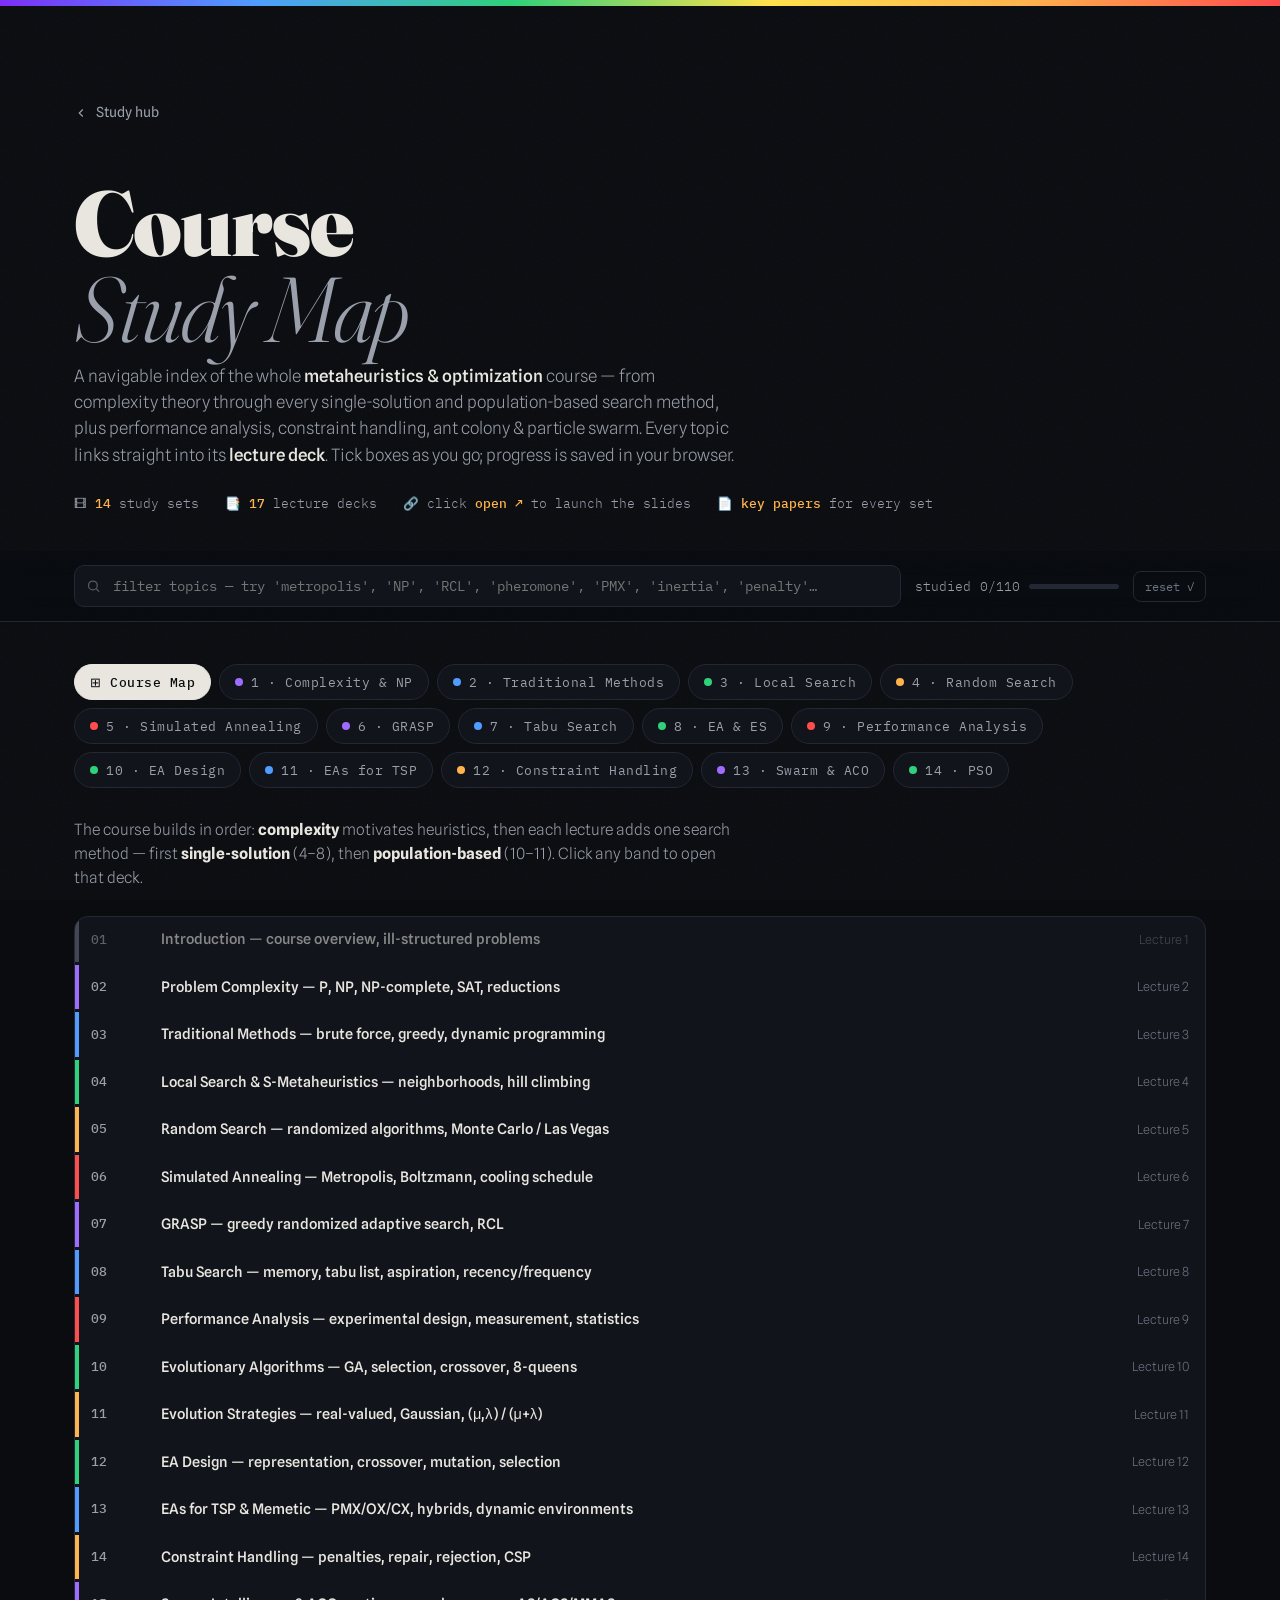
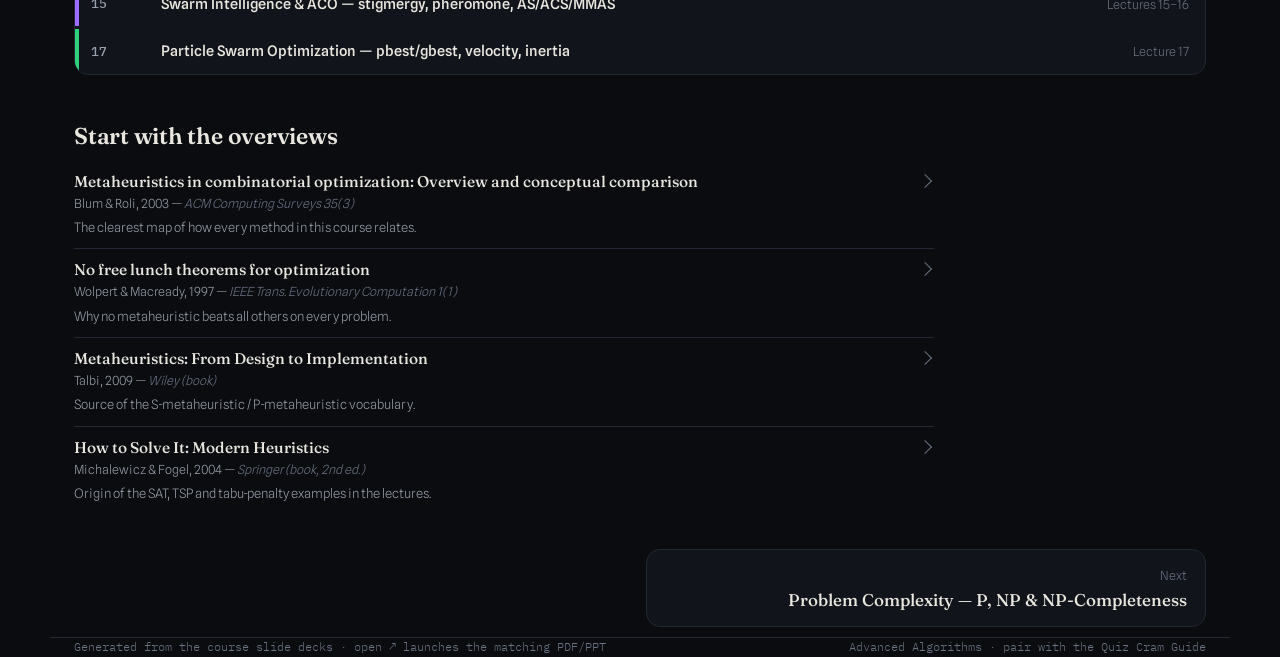
<file: study-guide.html>
<!DOCTYPE html>
<html lang="en">
<head>
<meta charset="UTF-8">
<meta name="viewport" content="width=device-width, initial-scale=1.0">
<title>Advanced Algorithms — Study Map</title>
<link rel="preconnect" href="https://fonts.googleapis.com">
<link rel="preconnect" href="https://fonts.gstatic.com" crossorigin>
<link href="https://fonts.googleapis.com/css2?family=Fraunces:opsz,wght@9..144,300;9..144,500;9..144,600;9..144,900&family=IBM+Plex+Mono:wght@400;500;600&family=Spline+Sans:wght@300;400;500;600&display=swap" rel="stylesheet">
<style>
  :root{
    --bg:#0a0c10; --bg2:#0d0f14; --panel:#11141b; --panel2:#161a23;
    --ink:#e8e6df; --ink-dim:#9aa0ab; --ink-faint:#5c6675; --line:#222834;
    --R:#ff4d4d; --G:#2fd17a; --B:#4f9dff; --amber:#ffb34d; --violet:#a06bff;
    --display:'Fraunces',serif; --mono:'IBM Plex Mono',monospace; --body:'Spline Sans',sans-serif;
  }
  *{box-sizing:border-box;margin:0;padding:0}
  html{scroll-behavior:smooth}
  body{background:var(--bg);color:var(--ink);font-family:var(--body);font-weight:300;line-height:1.55;-webkit-font-smoothing:antialiased;overflow-x:hidden}
  body::before{content:"";position:fixed;inset:0;pointer-events:none;z-index:0;
    background:
      radial-gradient(800px 500px at 12% -5%, rgba(79,157,255,.10), transparent 60%),
      radial-gradient(700px 500px at 95% 8%, rgba(160,107,255,.08), transparent 60%),
      radial-gradient(900px 600px at 50% 120%, rgba(47,209,122,.06), transparent 60%);}
  body::after{content:"";position:fixed;inset:0;pointer-events:none;z-index:1;opacity:.035;
    background-image:url("data:image/svg+xml,%3Csvg xmlns='http://www.w3.org/2000/svg' width='120' height='120'%3E%3Cfilter id='n'%3E%3CfeTurbulence type='fractalNoise' baseFrequency='.9' numOctaves='2'/%3E%3C/filter%3E%3Crect width='100%25' height='100%25' filter='url(%23n)'/%3E%3C/svg%3E");}
  .wrap{position:relative;z-index:2;max-width:1180px;margin:0 auto;padding:0 24px}
  .spectrum{height:6px;width:100%;background:linear-gradient(90deg,#7b2ff7,#4f9dff,#2fd17a,#ffe14d,#ffb34d,#ff4d4d);position:fixed;top:0;left:0;z-index:50}

  header{padding:96px 0 38px;position:relative}
  .eyebrow{font-family:var(--mono);font-size:12px;letter-spacing:.32em;text-transform:uppercase;color:var(--B);display:flex;align-items:center;gap:12px}
  .eyebrow::before{content:"";width:34px;height:1px;background:var(--B)}
  h1{font-family:var(--display);font-weight:900;font-size:clamp(44px,8vw,92px);line-height:.94;letter-spacing:-.02em;margin:22px 0 10px}
  h1 em{font-style:italic;font-weight:300;color:var(--ink-dim)}
  .sub{max-width:660px;color:var(--ink-dim);font-size:17px}
  .sub b{color:var(--ink);font-weight:500}
  .meta{display:flex;flex-wrap:wrap;gap:8px 26px;margin-top:26px;font-family:var(--mono);font-size:12.5px;color:var(--ink-dim)}
  .meta span b{color:var(--amber);font-weight:500}

  .controls{position:sticky;top:6px;z-index:40;background:rgba(10,12,16,.78);backdrop-filter:blur(14px);border-bottom:1px solid var(--line);padding:14px 0;margin-bottom:42px}
  .controls .wrap{display:flex;gap:14px;align-items:center;flex-wrap:wrap}
  .search{flex:1;min-width:200px;position:relative}
  .search input{width:100%;background:var(--panel);border:1px solid var(--line);color:var(--ink);font-family:var(--mono);font-size:14px;padding:11px 14px 11px 38px;border-radius:10px;outline:none;transition:.25s}
  .search input:focus{border-color:var(--B);box-shadow:0 0 0 3px rgba(79,157,255,.12)}
  .search svg{position:absolute;left:12px;top:50%;transform:translateY(-50%);opacity:.5}
  .progress-pill{font-family:var(--mono);font-size:12.5px;color:var(--ink-dim);white-space:nowrap;display:flex;align-items:center;gap:9px}
  .bar{width:90px;height:5px;border-radius:5px;background:var(--line);overflow:hidden}
  .bar>i{display:block;height:100%;width:0;background:linear-gradient(90deg,var(--G),var(--B));transition:width .4s}
  .reset{font-family:var(--mono);font-size:11.5px;color:var(--ink-faint);background:none;border:1px solid var(--line);padding:7px 11px;border-radius:8px;cursor:pointer;transition:.2s}
  .reset:hover{color:var(--R);border-color:var(--R)}

  .tabs{display:flex;gap:8px;flex-wrap:wrap;margin-bottom:30px}
  .tab{font-family:var(--mono);font-size:12.5px;letter-spacing:.04em;padding:9px 15px;border-radius:999px;border:1px solid var(--line);background:var(--panel);color:var(--ink-dim);cursor:pointer;transition:.22s;display:flex;align-items:center;gap:8px}
  .tab .dot{width:8px;height:8px;border-radius:50%}
  .tab:hover{color:var(--ink);border-color:var(--ink-faint)}
  .tab.active{background:var(--ink);color:var(--bg);border-color:var(--ink);font-weight:500}

  .set{margin-bottom:60px;scroll-margin-top:120px}
  .set-head{display:flex;align-items:flex-start;gap:18px;padding-bottom:18px;border-bottom:1px solid var(--line);margin-bottom:26px}
  .set-num{font-family:var(--display);font-weight:900;font-size:54px;line-height:.8;color:var(--accent);opacity:.9;min-width:64px}
  .set-title h2{font-family:var(--display);font-weight:600;font-size:27px;letter-spacing:-.01em;line-height:1.1}
  .set-title .tag{font-family:var(--mono);font-size:11.5px;color:var(--ink-faint);letter-spacing:.06em;text-transform:uppercase;margin-top:6px}
  .set-core{margin-left:auto;text-align:right;font-family:var(--mono);font-size:12px;color:var(--ink-dim);white-space:nowrap}
  .set-core b{color:var(--accent);font-weight:600;font-size:15px}

  .blocks{display:grid;grid-template-columns:repeat(auto-fill,minmax(330px,1fr));gap:16px}
  .block{background:var(--panel);border:1px solid var(--line);border-radius:14px;padding:18px 18px 14px;position:relative;overflow:hidden;transition:.25s}
  .block::before{content:"";position:absolute;left:0;top:0;bottom:0;width:3px;background:var(--accent)}
  .block:hover{border-color:var(--ink-faint);transform:translateY(-2px)}
  .block.primary{background:linear-gradient(150deg,var(--panel2),var(--panel))}
  .block-h{display:flex;align-items:center;justify-content:space-between;gap:10px;margin-bottom:4px}
  .block-h h3{font-size:16px;font-weight:500;letter-spacing:-.01em}
  .block-src{font-family:var(--mono);font-size:10.5px;letter-spacing:.05em;color:var(--ink-faint);text-transform:uppercase;margin-bottom:12px}
  .badge{font-family:var(--mono);font-size:10px;padding:3px 7px;border-radius:5px;letter-spacing:.06em;text-transform:uppercase}
  .badge.core{background:rgba(47,209,122,.14);color:var(--G)}
  .badge.ref{background:rgba(154,160,171,.12);color:var(--ink-dim)}

  ul.secs{list-style:none}
  ul.secs li{display:flex;align-items:flex-start;gap:10px;padding:7px 0;border-top:1px dashed rgba(255,255,255,.05)}
  ul.secs li:first-child{border-top:none}
  .chk{appearance:none;-webkit-appearance:none;min-width:16px;height:16px;margin-top:3px;border:1.5px solid var(--ink-faint);border-radius:4px;cursor:pointer;position:relative;transition:.18s;background:transparent}
  .chk:checked{background:var(--G);border-color:var(--G)}
  .chk:checked::after{content:"✓";position:absolute;inset:0;color:var(--bg);font-size:11px;font-weight:700;display:flex;align-items:center;justify-content:center}
  .sec-body{flex:1;min-width:0}
  .sec-name{font-size:14px;color:var(--ink);transition:.2s}
  li.done .sec-name{color:var(--ink-faint);text-decoration:line-through}
  .sec-pages{font-family:var(--mono);font-size:11.5px;color:var(--ink-dim)}
  .open{font-family:var(--mono);font-size:11px;color:var(--B);text-decoration:none;border:1px solid rgba(79,157,255,.3);padding:2px 7px;border-radius:6px;white-space:nowrap;transition:.18s;margin-top:1px}
  .open:hover{background:var(--B);color:var(--bg);border-color:var(--B)}

  .map-intro{color:var(--ink-dim);max-width:660px;margin-bottom:26px;font-size:15.5px}
  .filmstrip{display:flex;flex-direction:column;gap:3px;border:1px solid var(--line);border-radius:14px;overflow:hidden;background:var(--panel)}
  .frame{display:grid;grid-template-columns:54px 1fr auto;align-items:center;gap:16px;padding:11px 16px;text-decoration:none;color:inherit;position:relative;transition:.2s}
  .frame:hover{background:var(--panel2)}
  .frame .rng{font-family:var(--mono);font-size:13px;color:var(--ink-dim);font-weight:500}
  .frame .nm{font-size:14.5px}
  .frame .nm b{font-weight:500}
  .frame .who{font-family:var(--mono);font-size:11px;color:var(--ink-faint);text-transform:uppercase;letter-spacing:.05em}
  .frame .stripe{position:absolute;left:0;top:0;bottom:0;width:4px}

  footer{padding:50px 0 70px;border-top:1px solid var(--line);margin-top:30px;color:var(--ink-faint);font-family:var(--mono);font-size:12px;display:flex;justify-content:space-between;flex-wrap:wrap;gap:14px}
  .hidden{display:none!important}
  .view{animation:fade .4s ease}
  @keyframes fade{from{opacity:0;transform:translateY(8px)}to{opacity:1;transform:none}}
  @media(max-width:640px){
    .set-head{flex-wrap:wrap}.set-core{margin-left:78px;text-align:left}
    .frame{grid-template-columns:44px 1fr;gap:10px}.frame .who{grid-column:2}
  }
</style>
<link rel="stylesheet" href="shared.css">
</head>
<body>
<div class="spectrum"></div>

<header>
  <div class="wrap">
    <a class="back" href="index.html"><svg width="14" height="14" viewBox="0 0 24 24" fill="none" stroke="currentColor" stroke-width="2" aria-hidden="true"><path d="M15 18l-6-6 6-6"/></svg>Study hub</a>
    <h1>Course<br><em>Study Map</em></h1>
    <p class="sub">A navigable index of the whole <b>metaheuristics &amp; optimization</b> course — from complexity theory through every single-solution and population-based search method, plus performance analysis, constraint handling, ant colony &amp; particle swarm. Every topic links straight into its <b>lecture deck</b>. Tick boxes as you go; progress is saved in your browser.</p>
    <div class="meta">
      <span>🎞 <b>14</b> study sets</span>
      <span>📑 <b>17</b> lecture decks</span>
      <span>🔗 click <b>open ↗</b> to launch the slides</span>
      <span>📄 <b>key papers</b> for every set</span>
    </div>
  </div>
</header>

<div class="controls">
  <div class="wrap">
    <div class="search">
      <svg width="15" height="15" viewBox="0 0 24 24" fill="none" stroke="#9aa0ab" stroke-width="2"><circle cx="11" cy="11" r="7"/><path d="m21 21-4.3-4.3"/></svg>
      <input id="q" type="text" placeholder="filter topics — try 'metropolis', 'NP', 'RCL', 'pheromone', 'PMX', 'inertia', 'penalty'…" autocomplete="off">
    </div>
    <div class="progress-pill">studied <span id="pcount">0/0</span><span class="bar"><i id="pbar"></i></span></div>
    <button class="reset" id="reset">reset ✓</button>
  </div>
</div>

<div class="wrap">
  <div class="tabs" id="tabs"></div>
  <div id="content"></div>
</div>

<footer class="wrap">
  <span>Generated from the course slide decks · open ↗ launches the matching PDF/PPT</span>
  <span>Advanced Algorithms · pair with the Quiz Cram Guide</span>
</footer>

<script src="papers.js"></script>
<script>
/* ---------- lecture files (relative to this page) ---------- */
const F = {
  complexity: "2- Problem Complexity.ppt",
  traditional:"3- Traditional Methods.ppt",
  local:      "4- Local Search & S- Metaheuristics.pdf",
  random:     "5- Random Search.pdf",
  sa:         "6- Simulated Annealing.pdf",
  grasp:      "7- Grasp.pdf",
  tabu:       "8- Tabu Search.pdf",
  perf:       "9- Performance Analysis-2 (1).pptx",
  ea:         "10-EA-1.pptx",
  ea2:        "11-EA-2.pptx",
  es:         "Lect11-Evolutionary-Strategy-New.pdf",
  eaDesign:   "12-EA-3.pptx",
  eaTsp:      "13-EA-4.pptx",
  constraints:"14-Constraint Handling.pptx",
  swarm:      "15-Swarm Intelligence.pptx",
  aco:        "16-AntColony.pptx",
  pso:        "17- PSO.pptx",
};

/* ---------- course map (lecture order) ---------- */
const MAP = [
  {n:"01", nm:"Introduction — course overview, ill-structured problems", who:"Lecture 1", c:"var(--ink-faint)", file:null},
  {n:"02", nm:"Problem Complexity — P, NP, NP-complete, SAT, reductions", who:"Lecture 2", c:"var(--violet)", file:F.complexity},
  {n:"03", nm:"Traditional Methods — brute force, greedy, dynamic programming", who:"Lecture 3", c:"var(--B)", file:F.traditional},
  {n:"04", nm:"Local Search & S-Metaheuristics — neighborhoods, hill climbing", who:"Lecture 4", c:"var(--G)", file:F.local},
  {n:"05", nm:"Random Search — randomized algorithms, Monte Carlo / Las Vegas", who:"Lecture 5", c:"var(--amber)", file:F.random},
  {n:"06", nm:"Simulated Annealing — Metropolis, Boltzmann, cooling schedule", who:"Lecture 6", c:"var(--R)", file:F.sa},
  {n:"07", nm:"GRASP — greedy randomized adaptive search, RCL", who:"Lecture 7", c:"var(--violet)", file:F.grasp},
  {n:"08", nm:"Tabu Search — memory, tabu list, aspiration, recency/frequency", who:"Lecture 8", c:"var(--B)", file:F.tabu},
  {n:"09", nm:"Performance Analysis — experimental design, measurement, statistics", who:"Lecture 9", c:"var(--R)", file:F.perf},
  {n:"10", nm:"Evolutionary Algorithms — GA, selection, crossover, 8-queens", who:"Lecture 10", c:"var(--G)", file:F.ea},
  {n:"11", nm:"Evolution Strategies — real-valued, Gaussian, (μ,λ) / (μ+λ)", who:"Lecture 11", c:"var(--amber)", file:F.es},
  {n:"12", nm:"EA Design — representation, crossover, mutation, selection", who:"Lecture 12", c:"var(--G)", file:F.eaDesign},
  {n:"13", nm:"EAs for TSP & Memetic — PMX/OX/CX, hybrids, dynamic environments", who:"Lecture 13", c:"var(--B)", file:F.eaTsp},
  {n:"14", nm:"Constraint Handling — penalties, repair, rejection, CSP", who:"Lecture 14", c:"var(--amber)", file:F.constraints},
  {n:"15", nm:"Swarm Intelligence & ACO — stigmergy, pheromone, AS/ACS/MMAS", who:"Lectures 15–16", c:"var(--violet)", file:F.aco},
  {n:"17", nm:"Particle Swarm Optimization — pbest/gbest, velocity, inertia", who:"Lecture 17", c:"var(--G)", file:F.pso},
];

/* ---------- the 8 study sets ---------- */
const SETS = [
  { id:"map", short:"⊞ Course Map", color:"var(--ink)", isMap:true },

  {
    id:"s1", short:"1 · Complexity & NP", color:"var(--violet)",
    num:"01", title:"Problem Complexity — P, NP & NP-Completeness", tag:"Lecture 2 · why we need metaheuristics", core:"Lec 2",
    blocks:[
      {h:"Why brute force fails", src:"combinatorial explosion", file:F.complexity, primary:true, badge:"core", secs:[
        {n:"Trying all arrangements → N! possibilities; the 30-piece puzzle takes a million billion years"},
        {n:"Polynomial-time = worst case O(n^k); exponentials (2ⁿ, n!) always lose eventually"},
      ]},
      {h:"Categories & reformulation", src:"Hamilton's problem", file:F.complexity, primary:true, badge:"core", secs:[
        {n:"3 categories: poly-found / proven-intractable / not-proven-but-no-poly (TSP, knapsack)"},
        {n:"Optimization → Decision: add a bound K (yes/no output)"},
      ]},
      {h:"P, NP and P=NP", src:"the classes", file:F.complexity, primary:true, badge:"core", secs:[
        {n:"P = solved quickly; NP = verified quickly; P ⊆ NP"},
        {n:"The open P=NP question; most researchers doubt equality"},
      ]},
      {h:"NP-complete / NP-hard", src:"hardest in NP", file:F.complexity, primary:true, badge:"core", secs:[
        {n:"Definitions via reduction A′ ⪯ A; Cook's theorem — SAT is NP-complete (CNF)"},
        {n:"Reductions, and the Independent-Set ⇄ Vertex-Cover worked pair"},
      ]},
    ]
  },
  {
    id:"s2", short:"2 · Traditional Methods", color:"var(--B)",
    num:"02", title:"Traditional (Exact) Methods", tag:"Lecture 3 · brute force · greedy · DP", core:"Lec 3",
    blocks:[
      {h:"Exact toolbox & greedy", src:"before heuristics", file:F.traditional, primary:true, badge:"core", secs:[
        {n:"Brute force, greedy, dynamic programming, branch & bound — guaranteed-optimal but explode"},
        {n:"Greedy SAT heuristic and its flaw: order of variables matters"},
      ]},
      {h:"Dynamic Programming", src:"meta-method", file:F.traditional, primary:true, badge:"core", secs:[
        {n:"Optimal substructure; recursive formula; memoize subproblems"},
        {n:"Matrix-chain multiplication: m[i,j] recurrence; ((AB)C)=7500 vs (A(BC))=75000"},
        {n:"0–1 knapsack DP: subproblem B[k,w]; take-or-skip recurrence"},
      ]},
    ]
  },
  {
    id:"s3", short:"3 · Local Search", color:"var(--G)",
    num:"03", title:"Local Search & Single-Solution Metaheuristics", tag:"Lecture 4 · neighborhoods · hill climbing", core:"Lec 4",
    blocks:[
      {h:"S-metaheuristic basics", src:"single-solution walks", file:F.local, primary:true, badge:"core", secs:[
        {n:"Walks through neighborhoods; 2 ingredients = neighborhood structure + initial solution"},
        {n:"Generation + replacement; locality; local optimum f(s)≤f(s′)"},
      ]},
      {h:"Representation & distance", src:"encoding", file:F.local, primary:true, badge:"core", secs:[
        {n:"Binary/discrete/continuous/permutation; binary+flip → 2ⁿ space, max dist n"},
        {n:"Permutation+exchange → n! space, max dist n−1; insertion/exchange/inversion/k-opt"},
        {n:"Incremental evaluation Δ(s,m) instead of full re-evaluation"},
      ]},
      {h:"Hill climbing", src:"iterative improvement", file:F.local, primary:true, badge:"core", secs:[
        {n:"Best / first / random improvement; gets stuck: local maxima, ridges, plateaux"},
        {n:"Escape via parameter (→SA) or memory (→Tabu)"},
        {n:"Stochastic hill-climber: probabilistic acceptance 1/(1+exp(Δ/T))"},
      ]},
    ]
  },
  {
    id:"s4", short:"4 · Random Search", color:"var(--amber)",
    num:"04", title:"Random Search", tag:"Lecture 5 · randomized algorithms", core:"Lec 5",
    blocks:[
      {h:"Foundations", src:"three procedures", file:F.random, primary:true, badge:"core", secs:[
        {n:"Initialization, assessment, modification (tweak)"},
        {n:"Gradient ascent vs hill-climbing; exploration ↔ exploitation spectrum"},
      ]},
      {h:"Randomized algorithms", src:"Monte Carlo / Las Vegas", file:F.random, primary:true, badge:"core", secs:[
        {n:"Monte Carlo (poly time, prob. correct) vs Las Vegas (expected poly, always correct)"},
        {n:"Average vs expected vs worst-case expected time"},
        {n:"When/why: ill-structured, non-convex, black-box; convergence in probability"},
      ]},
      {h:"Generic template & PRS", src:"4-step", file:F.random, badge:"ref", secs:[
        {n:"Init → generate candidates → update → stop; single vs multiple-point generators"},
        {n:"Pure Random Search (Brooks 1958): uniform sampling, converges w.p. 1"},
      ]},
    ]
  },
  {
    id:"s5", short:"5 · Simulated Annealing", color:"var(--R)",
    num:"05", title:"Simulated Annealing", tag:"Lecture 6 · Metropolis · cooling", core:"Lec 6",
    blocks:[
      {h:"Annealing & Metropolis", src:"physics analogy", file:F.sa, primary:true, badge:"core", secs:[
        {n:"Slow cooling → global min; fast → brittle local min; Boltzmann factor exp(−E/kT)"},
        {n:"Metropolis condition: accept worse with prob exp(−ΔE/kT); r ≤ P(ΔE)"},
        {n:"Huge T → random search; tiny T → hill-climber"},
      ]},
      {h:"SA vs stochastic HC", src:"key difference", file:F.sa, primary:true, badge:"core", secs:[
        {n:"SA changes T during the run: high→random, decreasing→hill-climber (Kirkpatrick 1983)"},
      ]},
      {h:"Cooling schedule", src:"the heart of SA", file:F.sa, primary:true, badge:"core", secs:[
        {n:"Starting T, final T, decrement, iterations per T; equilibrium ∝ |N(s)|"},
        {n:"Static vs adaptive; quality-vs-speed trade-off"},
      ]},
      {h:"Problem-specific decisions", src:"cost function", file:F.sa, badge:"ref", secs:[
        {n:"Delta / partial evaluation, caching; design cost to lead the search (avoid plateaux)"},
        {n:"Open questions: initial T, cooling ratio, termination, halting"},
      ]},
    ]
  },
  {
    id:"s6", short:"6 · GRASP", color:"var(--violet)",
    num:"06", title:"GRASP — Greedy Randomized Adaptive Search", tag:"Lecture 7 · construction + local search", core:"Lec 7",
    blocks:[
      {h:"The two phases", src:"multi-start", file:F.grasp, primary:true, badge:"core", secs:[
        {n:"Construction (feasible solution) + local search; keep best over N iterations"},
        {n:"Greedy + probabilistic + adaptive aspects; Feo & Resende 1989"},
      ]},
      {h:"Restricted Candidate List", src:"semi-greedy core", file:F.grasp, primary:true, badge:"core", secs:[
        {n:"RCL by rank or value; size 1→greedy, huge→random; typical 3–5"},
        {n:"α parameter: 0→greedy/exploit, 1→random/explore; Reactive GRASP adapts α"},
      ]},
      {h:"Local search & examples", src:"phase 2", file:F.grasp, badge:"ref", secs:[
        {n:"Set covering worked example; k,p-exchange; 2-opt / 3-opt; VNS"},
        {n:"GRASP classified: memoryless, randomized, single-solution; elite-set enhancement"},
      ]},
    ]
  },
  {
    id:"s7", short:"7 · Tabu Search", color:"var(--B)",
    num:"07", title:"Tabu Search", tag:"Lecture 8 · memory-based search", core:"Lec 8",
    blocks:[
      {h:"Core idea & tabu list", src:"Glover 1986", file:F.tabu, primary:true, badge:"core", secs:[
        {n:"Memory forces exploration; deterministic; tabu list length l, drop oldest"},
        {n:"Structurally like SA: improve(x,H) on history instead of improve(x,T)"},
      ]},
      {h:"Memory structures", src:"recency & frequency", file:F.tabu, primary:true, badge:"core", secs:[
        {n:"Move-based memory M(i)=j (SAT bit-flip example, horizon 5)"},
        {n:"Recency (short-term, avoid cycling) vs frequency (long-term, diversify)"},
        {n:"Penalty method eval(x′)−0.7·H(i) when all non-tabu moves worsen"},
      ]},
      {h:"Aspiration & TSP", src:"flexibility", file:F.tabu, badge:"ref", secs:[
        {n:"Aspiration criterion overrides tabu for an outstanding solution"},
        {n:"TSP swap neighborhood (28 neighbors); discrete-only; real-valued via similarity"},
      ]},
    ]
  },
  {
    id:"s8", short:"8 · EA & ES", color:"var(--G)",
    num:"08", title:"Evolutionary Algorithms & Evolution Strategies", tag:"Lectures 10–11 · population-based", core:"Lec 10–11",
    blocks:[
      {h:"EA framework", src:"Lecture 10 · GA", file:F.ea, primary:true, badge:"core", secs:[
        {n:"Natural selection; 4 brands (GA/ES/EP/GP) by representation"},
        {n:"Generate-and-test loop: parent selection, recombination, mutation, survivor selection"},
        {n:"Genotype/phenotype, fitness, diversity; arity-1 mutation, arity-2 crossover"},
        {n:"8-queens worked problem (permutation, swap mutation, order crossover)"},
      ]},
      {h:"Evolution Strategies", src:"Lecture 11 · real-valued", file:F.es, primary:true, badge:"core", secs:[
        {n:"Real-valued vectors; Gaussian mutation N(0,σ); σ = mutation step size"},
        {n:"1/5 success rule; self-adaptation σ′=σ·e^(τN(0,1)); mutate σ first"},
        {n:"(μ,λ) vs (μ+λ) selection; truncation; uniform-random parent selection"},
      ]},
    ]
  },
  {
    id:"s9", short:"9 · Performance Analysis", color:"var(--R)",
    num:"09", title:"Performance Analysis of Metaheuristics", tag:"Lecture 9 · design · measurement · statistics", core:"Lec 9",
    blocks:[
      {h:"Experimental design", src:"goals · factors · instances", file:F.perf, primary:true, badge:"core", secs:[
        {n:"Pipeline: experimental design → measurement → reporting; everything depends on the goal"},
        {n:"Factors = tunable parameters; off-line vs on-line tuning"},
        {n:"Instances: real-life vs constructed (standard libraries)"},
      ]},
      {h:"Measurement", src:"three indicators", file:F.perf, primary:true, badge:"core", secs:[
        {n:"Solution quality: deviation from global optimum / best-known / lower bound"},
        {n:"Computational effort: theoretical vs empirical; #obj-function evals (machine-independent)"},
        {n:"Robustness: low variability over instances/runs is better"},
      ]},
      {h:"Statistics & reporting", src:"making it significant", file:F.perf, badge:"ref", secs:[
        {n:"≥10 (>100) trials; mean/median/std/success rate; t-test, ANOVA, K-S, Mann-Whitney"},
        {n:"Ordinal data analysis: rank algorithms, total scores (SA 48 > Tabu 34 > … > Ant 10)"},
        {n:"Box plots (5-number summary); reproducibility — document all parameters"},
      ]},
    ]
  },
  {
    id:"s10", short:"10 · EA Design", color:"var(--G)",
    num:"10", title:"EA Design — Representation & Operators", tag:"Lecture 12 · encoding · operators · selection", core:"Lec 12",
    blocks:[
      {h:"Representation & evaluation", src:"5 design choices", file:F.eaDesign, primary:true, badge:"core", secs:[
        {n:"Five choices: representation, evaluation, variation, selection, initialization"},
        {n:"Genotype↔phenotype; gray coding (smooth map); direct int/float encoding"},
        {n:"Permutation: order-based (scheduling) vs adjacency-based (TSP)"},
        {n:"Evaluation: guided gradient vs needle-in-haystack; most time-consuming part"},
      ]},
      {h:"Variation operators", src:"crossover & mutation", file:F.eaDesign, primary:true, badge:"core", secs:[
        {n:"Binary X-over: 1-point/n-point (positional bias) vs uniform (none)"},
        {n:"Real X-over: discrete vs arithmetic (single/simple/whole), α blend"},
        {n:"Mutation: bitwise, boundary, insert/swap/inversion/scramble (order vs adjacency)"},
        {n:"Crossover = explore (combine), mutation = exploit (new alleles); multi-parent gene scanning"},
      ]},
      {h:"Selection & population", src:"who mates, who survives", file:F.eaDesign, badge:"ref", secs:[
        {n:"FPS/roulette (premature convergence), SUS, rank-based, tournament (k)"},
        {n:"Goldberg x² example; generational vs steady-state (gap M/N)"},
        {n:"Initialization: seed with greedy, or grid/min-distance spread"},
      ]},
    ]
  },
  {
    id:"s11", short:"11 · EAs for TSP", color:"var(--B)",
    num:"11", title:"EAs for TSP & Memetic Algorithms", tag:"Lecture 13 · permutation crossovers · hybrids", core:"Lec 13",
    blocks:[
      {h:"TSP representations", src:"adjacency · ordinal · path", file:F.eaTsp, primary:true, badge:"core", secs:[
        {n:"30 cities → 30!≈10³² tours; circuit drilling, VLSI applications"},
        {n:"Adjacency (illegal tours; alternating-edges/sub-tour/heuristic X-over)"},
        {n:"Ordinal (classic crossover works); path (most natural)"},
      ]},
      {h:"Path crossovers", src:"PMX · OX · CX", file:F.eaTsp, primary:true, badge:"core", secs:[
        {n:"PMX: copy middle, resolve clashes via mapping (position + order)"},
        {n:"OX: keep segment, fill in other parent's relative order"},
        {n:"CX: cycles, each city+position from one parent (absolute position)"},
      ]},
      {h:"Memetic & dynamic", src:"hybrids", file:F.eaTsp, badge:"ref", secs:[
        {n:"Memetic = EA + local optimizer per individual; state-of-the-art"},
        {n:"Dynamic/noisy environments: population gives diversity to re-adapt vs greedy restart"},
      ]},
    ]
  },
  {
    id:"s12", short:"12 · Constraint Handling", color:"var(--amber)",
    num:"12", title:"Constraint Handling Techniques", tag:"Lecture 14 · penalties · repair · rejection", core:"Lec 14",
    blocks:[
      {h:"Feasible vs infeasible", src:"eval_f & eval_u", file:F.constraints, primary:true, badge:"core", secs:[
        {n:"Feasible F vs infeasible U; g_j(x)≤0, h_j(x)=0; active constraints"},
        {n:"eval_u(x)=eval_f(x)+Q(x): penalty or repair cost; choosing Q can be as hard as the problem"},
        {n:"Risk: infeasible beats feasible → converge to infeasible; dynamic Q or 'feasible always better'"},
      ]},
      {h:"Penalty methods", src:"4 flavors", file:F.constraints, primary:true, badge:"core", secs:[
        {n:"Static (coefficients R_ij by violation level); dynamic ((C·t)^α grows, can over-penalize)"},
        {n:"Annealing (temperature-like); adaptive (feedback: decrease if best-k feasible, else increase)"},
      ]},
      {h:"Repair / reject / CSP", src:"other strategies", file:F.constraints, badge:"ref", secs:[
        {n:"Repair (TSP/knapsack): greedy/random, problem-dependent"},
        {n:"Rejection 'death penalty': works if F convex & large; needs feasible init"},
        {n:"Search for feasible = CSP: minimize #violated constraints"},
      ]},
    ]
  },
  {
    id:"s13", short:"13 · Swarm & ACO", color:"var(--violet)",
    num:"13", title:"Swarm Intelligence & Ant Colony Optimization", tag:"Lectures 15–16 · stigmergy · pheromone", core:"Lec 15–16",
    blocks:[
      {h:"Swarm intelligence", src:"emergence", file:F.swarm, primary:true, badge:"core", secs:[
        {n:"Decentralized; simple local interactions → complex global behavior"},
        {n:"Stigmergy = interaction through the environment (Grassé)"},
        {n:"PSO (continuous) vs ACO (combinatorial)"},
      ]},
      {h:"ACO core", src:"pheromone & trails", file:F.aco, primary:true, badge:"core", secs:[
        {n:"Foraging: lay/evaporate/accumulate pheromone; shorter path → positive feedback"},
        {n:"Transition prob = attractiveness η (a priori) × trail τ (a posteriori), weights α,β"},
        {n:"Evaporation + reinforcement (online/offline: quality/rank/worst/elitist)"},
      ]},
      {h:"AS · ACS · MMAS", src:"the variants", file:F.aco, badge:"ref", secs:[
        {n:"AS (Dorigo 1992): τ←(1-ρ)τ+Δτ, Δτ=Q/L_k; params α,β,ρ,τ₀,m,Q"},
        {n:"ACS: pseudo-random-proportional (q₀), best-only global + local update"},
        {n:"MMAS: only best ant updates, pheromone bounded [τmin,τmax]"},
      ]},
    ]
  },
  {
    id:"s14", short:"14 · PSO", color:"var(--G)",
    num:"14", title:"Particle Swarm Optimization", tag:"Lecture 17 · pbest/gbest · velocity · inertia", core:"Lec 17",
    blocks:[
      {h:"Particles & memory", src:"Kennedy & Eberhart", file:F.pso, primary:true, badge:"core", secs:[
        {n:"Bird-flock inspired; continuous N-dim non-convex multimodal functions"},
        {n:"Particle = point + velocity; remembers WHERE the best was"},
        {n:"pbest (personal) & gbest (neighborhood) best positions"},
      ]},
      {h:"Velocity update", src:"the heart", file:F.pso, primary:true, badge:"core", secs:[
        {n:"v ← w·v + c₁r₁(pbest−x) + c₂r₂(gbest−x); x ← x+v"},
        {n:"Cognitive (own) vs social (peers) terms; c₁+c₂≈4; Vmax clamp"},
        {n:"Inertia w: large→explore, small→exploit; decreased over run (like SA temperature)"},
      ]},
      {h:"Topologies & vs EC", src:"structure", file:F.pso, badge:"ref", secs:[
        {n:"Star (global), ring (local n-neighbors), wheel (focal leader)"},
        {n:"No selection — all particles survive; no crossover; balance via w"},
        {n:"Has memory (velocity); learns from peers vs recombination/mutation"},
      ]},
    ]
  },
];

/* ---------- papers per set (keys into papers.js) ---------- */
const SET_PAPERS={s1:["complexity"],s2:["exact"],s3:["local"],s4:["random"],s5:["sa"],s6:["grasp"],s7:["tabu"],
  s8:["ea","es"],s9:["perf"],s10:["eadesign"],s11:["tsp"],s12:["constraints"],s13:["aco"],s14:["pso"]};

/* ---------- state / storage ---------- */
const KEY="aa-study-progress-v1";
let done = JSON.parse(localStorage.getItem(KEY)||"{}");
const save=()=>localStorage.setItem(KEY,JSON.stringify(done));
const sid=(setId,bi,si)=>`${setId}.${bi}.${si}`;
const link=(file)=> file ? encodeURI(file) : null;

const tabsEl=document.getElementById("tabs");
const contentEl=document.getElementById("content");

SETS.forEach((s,i)=>{
  const t=document.createElement("button");
  t.className="tab"+(i===0?" active":"");
  t.dataset.id=s.id;
  t.innerHTML = s.isMap ? `<span>${s.short}</span>` : `<span class="dot" style="background:${s.color}"></span>${s.short}`;
  t.onclick=()=>switchTab(s.id);
  tabsEl.appendChild(t);
});

function renderSet(s){
  const v=document.createElement("div");
  v.className="view set";
  v.style.setProperty("--accent",s.color);
  v.innerHTML=`
    <div class="set-head">
      <div class="set-num">${s.num}</div>
      <div class="set-title"><h2>${s.title}</h2><div class="tag">${s.tag}</div></div>
      <div class="set-core">deck<br><b>${s.core}</b></div>
    </div>`;
  const grid=document.createElement("div");
  grid.className="blocks";
  s.blocks.forEach((b,bi)=>{
    const card=document.createElement("div");
    card.className="block"+(b.primary?" primary":"");
    const href=link(b.file);
    let lis="";
    b.secs.forEach((sec,si)=>{
      const id=sid(s.id,bi,si);
      const isDone=!!done[id];
      lis+=`<li class="sec ${isDone?'done':''}" data-text="${sec.n.toLowerCase()}">
        <input class="chk" type="checkbox" data-id="${id}" ${isDone?'checked':''}>
        <div class="sec-body"><div class="sec-name">${sec.n}</div></div>
        ${href?`<a class="open" href="${href}" target="_blank" rel="noopener">open ↗</a>`:""}
      </li>`;
    });
    card.innerHTML=`
      <div class="block-h"><h3>${b.h}</h3><span class="badge ${b.badge}">${b.badge}</span></div>
      <div class="block-src">${b.src}</div>
      <ul class="secs">${lis}</ul>`;
    grid.appendChild(card);
  });
  if(SET_PAPERS[s.id]){
    const pb=document.createElement("div");
    pb.className="block papers-block";
    pb.innerHTML=`<div class="block-h"><h3>Key papers</h3><span class="badge ref">read</span></div>
      <div class="block-src">where these ideas were first published</div>${renderPapers(SET_PAPERS[s.id],{compact:true})}`;
    grid.appendChild(pb);
  }
  v.appendChild(grid);
  return v;
}

function renderMap(){
  const v=document.createElement("div");
  v.className="view";
  v.innerHTML=`<p class="map-intro">The course builds in order: <b style="color:var(--ink)">complexity</b> motivates heuristics, then each lecture adds one search method — first <b style="color:var(--ink)">single-solution</b> (4–8), then <b style="color:var(--ink)">population-based</b> (10–11). Click any band to open that deck.</p>`;
  const strip=document.createElement("div");
  strip.className="filmstrip";
  MAP.forEach(m=>{
    const href=link(m.file);
    const a=document.createElement(href?"a":"div");
    a.className="frame";
    if(href){a.href=href;a.target="_blank";a.rel="noopener";}else{a.style.opacity=".55";}
    a.innerHTML=`<div class="stripe" style="background:${m.c}"></div>
      <div class="rng">${m.n}</div>
      <div class="nm"><b>${m.nm}</b></div>
      <div class="who">${m.who}</div>`;
    strip.appendChild(a);
  });
  v.appendChild(strip);
  const rd=document.createElement("div");
  rd.className="map-reading";
  rd.innerHTML=`<h3>Start with the overviews</h3>${renderPapers("general")}`;
  v.appendChild(rd);
  return v;
}

function pager(id){
  const i=SETS.findIndex(x=>x.id===id), prev=SETS[i-1], next=SETS[i+1];
  const nav=document.createElement("nav");
  nav.className="pager"; nav.setAttribute("aria-label","Study sets");
  const b=(s,dir)=>`<button class="${dir}" data-go="${s.id}"><span class="dir">${dir==="prev"?"Previous":"Next"}</span><span class="nm">${s.isMap?"Course map":s.title}</span></button>`;
  nav.innerHTML=(prev?b(prev,"prev"):"")+(next?b(next,"next"):"");
  nav.onclick=e=>{const t=e.target.closest("[data-go]");if(t)switchTab(t.dataset.go);};
  return nav;
}
function switchTab(id){
  document.querySelectorAll(".tab").forEach(t=>t.classList.toggle("active",t.dataset.id===id));
  contentEl.innerHTML="";
  const s=SETS.find(x=>x.id===id);
  contentEl.appendChild(s.isMap?renderMap():renderSet(s));
  contentEl.appendChild(pager(id));
  applyFilter();
  const at=tabsEl.querySelector(".tab.active");
  if(at&&tabsEl.scrollWidth>tabsEl.clientWidth)tabsEl.scrollTo({left:at.offsetLeft-tabsEl.clientWidth/2+at.offsetWidth/2,behavior:"smooth"});
  window.scrollTo({top:document.querySelector(".controls").offsetTop-70,behavior:"smooth"});
}

contentEl.addEventListener("change",e=>{
  if(!e.target.classList.contains("chk"))return;
  const id=e.target.dataset.id;
  if(e.target.checked)done[id]=1;else delete done[id];
  e.target.closest("li").classList.toggle("done",e.target.checked);
  save();updateProgress();
});

let TOTAL=0;
SETS.forEach(s=>{if(!s.isMap)s.blocks.forEach(b=>TOTAL+=b.secs.length)});
function updateProgress(){
  const d=Object.keys(done).length;
  document.getElementById("pcount").textContent=`${d}/${TOTAL}`;
  document.getElementById("pbar").style.width=(TOTAL?d/TOTAL*100:0)+"%";
}
document.getElementById("reset").onclick=()=>{
  if(confirm("Clear all studied checkmarks?")){done={};save();updateProgress();
    document.querySelectorAll(".chk").forEach(c=>c.checked=false);
    document.querySelectorAll("li.sec").forEach(l=>l.classList.remove("done"));}
};

const q=document.getElementById("q");
q.addEventListener("input",applyFilter);
function applyFilter(){
  const term=q.value.trim().toLowerCase();
  document.querySelectorAll("#content li.sec").forEach(li=>{
    li.style.display = !term || li.dataset.text.includes(term) ? "" : "none";
  });
  document.querySelectorAll("#content .block").forEach(b=>{
    const any=[...b.querySelectorAll("li.sec")].some(l=>l.style.display!=="none");
    b.classList.toggle("hidden",!!term&&!any);
  });
}

switchTab("map");
updateProgress();
</script>
</body>
</html>
</file>
<file: shared.css>
/* Shared layer loaded after each page's own <style>.
   Holds the reading-list styles, back link, and the responsive fixes
   common to the hub, study map, cram guide and exam practice. */

:root{
  --bg:#0a0c10; --panel:#11141b; --panel2:#161a23;
  --ink:#e8e6df; --ink-dim:#9aa0ab; --ink-faint:#6b7483; --line:#222834;
  --R:#ff4d4d; --G:#2fd17a; --B:#4f9dff; --amber:#ffb34d; --violet:#a06bff;
  --gutter:24px;
}
@media (max-width:640px){ :root{ --gutter:16px; } }

/* ---------- accessibility ---------- */
:focus-visible{outline:2px solid var(--amber);outline-offset:3px;border-radius:6px}
a:focus:not(:focus-visible),button:focus:not(:focus-visible){outline:none}
@media (prefers-reduced-motion: reduce){
  *,*::before,*::after{animation-duration:.01ms!important;animation-iteration-count:1!important;transition-duration:.01ms!important;scroll-behavior:auto!important}
}
/* lifts only where a pointer can hover — no sticky lifted cards after a tap */
@media (hover:none){
  .card:hover,.block:hover{transform:none!important}
}

/* ---------- back link to the hub ---------- */
.back{display:inline-flex;align-items:center;gap:8px;font-family:var(--body,'Spline Sans',sans-serif);font-size:14px;font-weight:400;
  color:var(--ink-dim);text-decoration:none;padding:6px 0;margin-bottom:28px;transition:color .2s}
.back svg{transition:transform .2s}
.back:hover{color:var(--ink)}
.back:hover svg{transform:translateX(-3px)}

/* ---------- reading list ---------- */
.tabs{position:relative}
ol.papers{list-style:none;margin:6px 0 0;padding:0;counter-reset:pp}
ol.papers li{border-top:1px solid var(--line)}
ol.papers li:first-child{border-top:none}
ol.papers a{display:grid;gap:3px;padding:11px 26px 11px 0;text-decoration:none;color:inherit;position:relative}
ol.papers a::after{content:"";position:absolute;right:4px;top:15px;width:9px;height:9px;
  border-top:1.5px solid var(--ink-faint);border-right:1.5px solid var(--ink-faint);transform:rotate(45deg);transition:.2s}
ol.papers a:hover::after{border-color:var(--accent,var(--B));right:1px}
ol.papers .p-t{font-family:'Fraunces',serif;font-size:15.5px;font-weight:500;line-height:1.3;color:var(--ink);transition:color .2s}
ol.papers a:hover .p-t{color:var(--accent,var(--B))}
ol.papers .p-a{font-size:12.5px;color:var(--ink-dim);line-height:1.45}
ol.papers .p-a i{font-style:italic;color:var(--ink-faint)}
ol.papers .p-w{font-size:13px;color:var(--ink-dim);line-height:1.5;margin-top:2px}
ol.papers.compact .p-t{font-size:14.5px}
@media (min-width:900px){
  .reading ol.papers{column-count:2;column-gap:32px}
  .reading ol.papers li{break-inside:avoid}
  .reading ol.papers li{border-top:1px solid var(--line)}
  .reading ol.papers{border-bottom:1px solid var(--line)}
}

/* ---------- tabbed pages (study map + cram guide) ---------- */
/* quieter chrome: no colour wash behind the page, sentence-case labels */
body::before{display:none!important}
.sec-title .tag,.set-title .tag{font-family:'Spline Sans',sans-serif;text-transform:none;letter-spacing:0;font-size:14px;color:var(--ink-dim)}
.card .src,.block-src{font-family:'Spline Sans',sans-serif;text-transform:none;letter-spacing:0;font-size:12.5px;color:var(--ink-faint)}
.frame .who{font-family:'Spline Sans',sans-serif;text-transform:none;letter-spacing:0;font-size:12.5px}
.set-core{font-family:'Spline Sans',sans-serif}
.map-reading{margin-top:44px;max-width:860px}
.map-reading h3{font-family:'Fraunces',serif;font-weight:600;font-size:23px;letter-spacing:-.01em;margin-bottom:6px}

.wrap{padding-left:var(--gutter);padding-right:var(--gutter)}
.grid{grid-template-columns:repeat(auto-fill,minmax(min(100%,340px),1fr))}
.blocks{grid-template-columns:repeat(auto-fill,minmax(min(100%,330px),1fr))}
.tscroll{overflow-x:auto;-webkit-overflow-scrolling:touch;margin:10px 0}
.tscroll table.t{margin:0;min-width:100%}
mjx-container[display="true"]{overflow-x:auto;overflow-y:hidden;max-width:100%;padding:2px 0}

.card.reading{grid-column:1/-1}
.card.reading h3{font-family:'Fraunces',serif;font-weight:600;font-size:19px}
.block.papers-block ol.papers{margin-top:2px}

/* prev / next topic */
.pager{display:grid;grid-template-columns:1fr 1fr;gap:12px;margin:34px 0 10px}
.pager button{all:unset;box-sizing:border-box;cursor:pointer;display:flex;flex-direction:column;gap:4px;padding:16px 18px;
  border:1px solid var(--line);border-radius:14px;background:var(--panel);transition:border-color .2s,background .2s;min-height:72px}
.pager button:hover{border-color:var(--ink-faint);background:var(--panel2)}
.pager button:focus-visible{outline:2px solid var(--amber);outline-offset:3px}
.pager .dir{font-size:12.5px;color:var(--ink-faint)}
.pager .nm{font-family:'Fraunces',serif;font-size:17px;font-weight:500;color:var(--ink);line-height:1.25}
.pager .next{text-align:right;grid-column:2}
.pager .next .dir,.pager .next .nm{align-self:flex-end}

/* topic pills become one swipeable row instead of a wall of wrapped pills */
@media (max-width:900px){
  .tabs{flex-wrap:nowrap!important;overflow-x:auto;overscroll-behavior-x:contain;scroll-snap-type:x proximity;scroll-padding:0 var(--gutter);
    margin-left:calc(var(--gutter) * -1)!important;margin-right:calc(var(--gutter) * -1)!important;
    padding:2px var(--gutter) 12px;scrollbar-width:none;
    -webkit-mask-image:linear-gradient(90deg,#000 calc(100% - 36px),transparent);
            mask-image:linear-gradient(90deg,#000 calc(100% - 36px),transparent)}
  .tabs::-webkit-scrollbar{display:none}
  .tab{flex:0 0 auto;scroll-snap-align:start;min-height:40px;white-space:nowrap}
}

@media (max-width:760px){
  header{padding-top:52px!important;padding-bottom:26px!important}
  .sub{font-size:15.5px!important}
  .meta{gap:6px 18px!important;font-size:12px!important}

  body:not(.exam) .controls{padding:10px 0!important;margin-bottom:22px!important}
  .controls .hint{display:none}
  .search{min-width:0!important;flex:1 1 100%!important}
  .progress-pill{flex:1}
  .search input{font-size:16px!important} /* stops iOS zooming on focus */

  .sec-head,.set-head{gap:12px!important;flex-wrap:wrap}
  .sec-num,.set-num{font-size:38px!important;min-width:0!important}
  .sec-title h2,.set-title h2{font-size:22px!important}
  .set-core{margin-left:0!important;text-align:left!important;width:100%}

  #content .card{padding:16px 15px 14px!important}
  .card.span2{grid-column:auto!important}
  .ex{padding:13px 13px!important}
  .tip{font-size:14.5px!important;padding:12px 14px!important}

  .pager{grid-template-columns:1fr}
  .pager .next{grid-column:1}
  footer{padding-top:30px!important;padding-bottom:48px!important}
}
</file>
